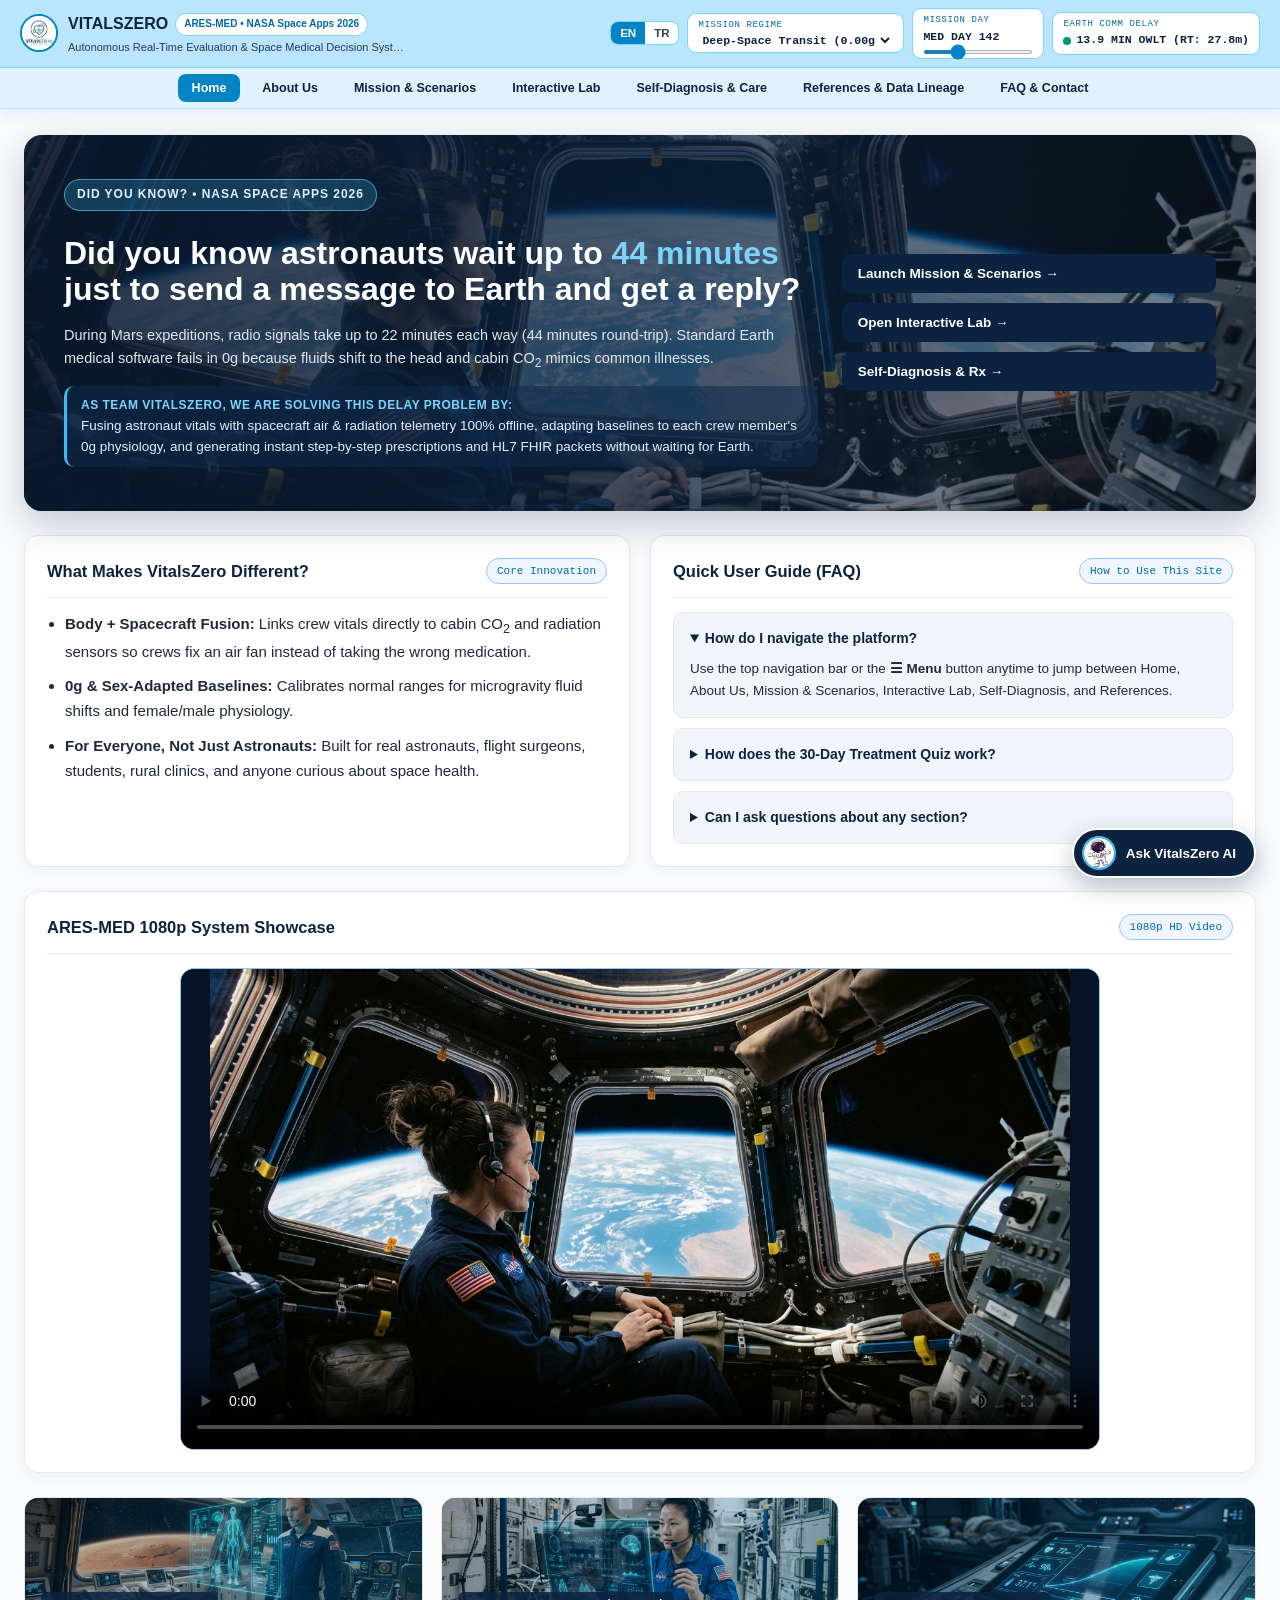
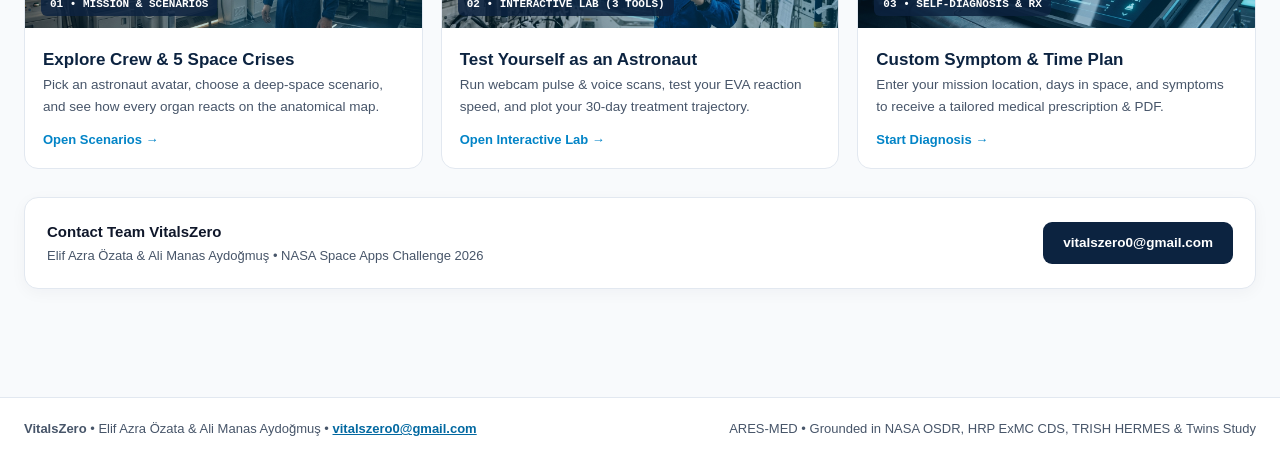
<file: index.html>
<!DOCTYPE html>
<html lang="en">

<head>
  <meta charset="UTF-8" />
  <meta http-equiv="Content-Type" content="text/html; charset=utf-8" />
  <meta name="viewport" content="width=device-width, initial-scale=1.0" />
  <title>VitalsZero | ARES-MED Autonomous Space Health Platform</title>
  <link rel="manifest" href="manifest.json" />
  <link rel="stylesheet" href="styles.css" />
</head>

<body>

  <!-- 2-TONE STICKY HEADER: 1-ROW TELEMETRY + CENTERED LIGHTER NAV BAR BELOW -->
  <div class="sticky-site-header">
    <header class="mission-header">
      <div class="header-left">
        <div class="brand-block" id="brandHomeBtn" title="Return to VitalsZero Home">
          <img src="vitalszero_logo.jpg" alt="VitalsZero Logo" class="brand-logo-img" />
          <div class="brand-title">
            <h1>
              VITALSZERO
              <span class="badge-team">ARES-MED &bull; NASA Space Apps 2026</span>
            </h1>
            <div class="brand-subtitle" data-i18n="header_sub">
              Autonomous Real-Time Evaluation &amp; Space Medical Decision System
            </div>
          </div>
        </div>
      </div>

      <div class="header-controls-right">
        <div class="lang-switch" role="group" aria-label="Language Toggle">
          <button class="lang-btn active" id="langBtnEN" data-lang="en">EN</button>
          <button class="lang-btn" id="langBtnTR" data-lang="tr">TR</button>
        </div>

        <div class="telemetry-pill">
          <span class="label" data-i18n="lbl_regime">Mission Regime</span>
          <select id="envModeSelect" class="env-preset-select" aria-label="Select Mission Environment Mode">
            <option value="transit_0g">Deep-Space Transit (0.00g)</option>
            <option value="station_leo">Orbital Station LEO (0.00g)</option>
            <option value="lunar_base">Lunar Surface Base (0.16g)</option>
            <option value="mars_surface">Mars Surface Habitat (0.38g)</option>
            <option value="planetary_rover">Pressurized Rover / EVA (0.16–0.38g)</option>
          </select>
        </div>

        <div class="telemetry-pill">
          <span class="label" data-i18n="lbl_day">Mission Day</span>
          <span class="value" id="headerMed">MED DAY 142</span>
          <input type="range" id="headerMedSlider" class="header-day-slider" min="1" max="500" value="142"
            aria-label="Adjust Mission Day" />
        </div>

        <div class="telemetry-pill">
          <span class="label" data-i18n="lbl_delay">Earth Comm Delay</span>
          <span class="value">
            <span class="pulse-dot"></span>
            <span id="headerDelay">13.9 MIN OWLT (RT: 27.8m)</span>
          </span>
        </div>
      </div>
    </header>

    <nav class="sub-nav-bar" aria-label="Primary Page Navigation">
      <button class="top-nav-btn active" data-jump="page-home" data-i18n="nav_home">Home</button>
      <button class="top-nav-btn" data-jump="page-about" data-i18n="nav_about">About Us</button>
      <button class="top-nav-btn" data-jump="page-scenarios" data-i18n="nav_scenarios">Mission &amp;
        Scenarios</button>
      <button class="top-nav-btn" data-jump="page-interactive" data-i18n="nav_interactive">Interactive Lab</button>
      <button class="top-nav-btn" data-jump="page-diagnosis" data-i18n="nav_diagnosis">Self-Diagnosis &amp;
        Care</button>
      <button class="top-nav-btn" data-jump="page-references" data-i18n="nav_refs">References &amp; Data
        Lineage</button>
      <button class="top-nav-btn" data-jump="page-faq" data-i18n="nav_faq">FAQ &amp; Contact</button>
    </nav>
  </div>

  <main class="main-container">

    <!-- ================================================================= -->
    <!-- PAGE 0: HOME (COMBINED HERO + DIFFERENCE/FAQ ABOVE + 3 CARDS BELOW) -->
    <!-- ================================================================= -->
    <section id="page-home" class="page-section active">
      <div class="home-space-hero" style="background-image:url('mission_hero.png'); margin-bottom:24px;">
        <div class="home-space-hero-inner home-hero-split" style="max-width:none;">
          <div class="home-hero-combined-box">
            <span class="did-you-know-pill" data-i18n="dyk_badge" style="width:fit-content;">DID YOU KNOW? &bull; NASA
              SPACE APPS 2026</span>
            <h1 data-i18n="hero_title" style="font-size:32px; margin-bottom:6px;">Did you know astronauts wait up to
              <span>44 minutes</span> just to send a message to Earth and get a reply?</h1>
            <p data-i18n="prob_desc" style="font-size:14.5px; color:#e2e8f0; line-height:1.55; margin:0;">
              During Mars expeditions, radio signals take up to 22 minutes each way (44 minutes round-trip). Standard
              Earth medical software fails in 0g because fluids shift to the head and cabin CO<sub>2</sub> mimics common
              illnesses.
            </p>
            <div class="home-hero-subblock" style="border-left-color:#38bdf8; margin-top:4px;">
              <strong data-i18n="sol_title" style="color:#7dd3fc;">As Team VitalsZero, we are solving this delay problem
                by:</strong>
              <span data-i18n="sol_desc">Fusing astronaut vitals with spacecraft air &amp; radiation telemetry 100%
                offline, adapting baselines to each crew member's 0g physiology, and generating instant step-by-step
                prescriptions and HL7 FHIR packets without waiting for Earth.</span>
            </div>
          </div>

          <div class="home-hero-cta-stack">
            <button class="btn-primary" data-jump="page-scenarios" data-i18n="cta_scenarios">Launch Mission &amp;
              Scenarios &rarr;</button>
            <button class="btn-primary" data-jump="page-interactive" data-i18n="cta_interactive">Open Interactive Lab
              &rarr;</button>
            <button class="btn-primary" data-jump="page-diagnosis" data-i18n="cta_diagnosis">Self-Diagnosis &amp; Rx
              &rarr;</button>
          </div>
        </div>
      </div>

      <!-- WHAT WE SOLVE + USER-GUIDE FAQ (ABOVE THE 3 FEATURE CARDS) -->
      <div class="grid-2" style="margin-bottom:24px;">
        <div class="card">
          <div class="card-header">
            <span class="card-title" data-i18n="home_diff_title">What Makes VitalsZero Different?</span>
            <span class="card-badge" data-i18n="home_diff_badge">Core Innovation</span>
          </div>
          <ul style="padding-left:18px; color:var(--text-body); display:flex; flex-direction:column; gap:10px;">
            <li data-i18n="home_diff_1"><strong>Body + Spacecraft Fusion:</strong> Links crew vitals directly to cabin
              CO<sub>2</sub> and radiation sensors so crews fix an air fan instead of taking the wrong medication.</li>
            <li data-i18n="home_diff_2"><strong>0g &amp; Sex-Adapted Baselines:</strong> Calibrates normal ranges for
              microgravity fluid shifts and female/male physiology.</li>
            <li data-i18n="home_diff_3"><strong>For Everyone, Not Just Astronauts:</strong> Built for real astronauts,
              flight surgeons, students, rural clinics, and anyone curious about space health.</li>
          </ul>
        </div>

        <div class="card">
          <div class="card-header">
            <span class="card-title" data-i18n="home_faq_title">Quick User Guide (FAQ)</span>
            <span class="card-badge" data-i18n="home_faq_badge">How to Use This Site</span>
          </div>
          <div class="faq-list">
            <details class="faq-item" open>
              <summary data-i18n="faq1_q">How do I navigate the platform?</summary>
              <p data-i18n="faq1_a">Use the top navigation bar or the <strong>&#9776; Menu</strong> button anytime to
                jump between Home, About Us, Mission &amp; Scenarios, Interactive Lab, Self-Diagnosis, and References.
              </p>
            </details>
            <details class="faq-item">
              <summary data-i18n="faq2_q">How does the 30-Day Treatment Quiz work?</summary>
              <p data-i18n="faq2_a">Inside <strong>Interactive Lab &rarr; 30-Day Treatment Quiz</strong>, choose any
                space scenario and answer sequential one-choice questions. The graph plots your personal decision curve
                alongside untreated and optimal curves.</p>
            </details>
            <details class="faq-item">
              <summary data-i18n="faq3_q">Can I ask questions about any section?</summary>
              <p data-i18n="faq3_a">Yes! Click the <strong>VitalsZero AI Assistant</strong> button in the bottom-right
                corner anytime for instant explanations in English or Turkish.</p>
            </details>
          </div>
        </div>
      </div>

      <!-- 1080P WALKTHROUGH VIDEO (ABOVE THE 3 FEATURE CARDS) -->
      <div class="card" style="margin-bottom:24px;">
        <div class="card-header">
          <span class="card-title" data-i18n="home_video_title">ARES-MED 1080p System Showcase</span>
          <span class="card-badge">1080p HD Video</span>
        </div>
        <div class="walkthrough-box" style="max-width:920px; margin:0 auto;">
          <video id="homeGuideVideo" src="ares_med_guide.mp4" controls playsinline preload="metadata" poster="mission_hero.png" style="width:100%; max-height:480px; display:block; background:#071326; border-radius:12px;">
            Your browser does not support HTML5 video playback.
          </video>
        </div>
      </div>

      <!-- VISUAL FEATURE CARDS (BELOW VIDEO) -->
      <div class="three-feature-grid">
        <div class="feature-nav-card" data-jump="page-scenarios">
          <div class="feature-card-visual">
            <img src="card_mission.jpg" alt="Mission and Scenarios" />
            <span data-i18n="card1_tag">01 &bull; MISSION &amp; SCENARIOS</span>
          </div>
          <div class="feature-card-body">
            <div>
              <h3 data-i18n="card1_title">Explore Crew &amp; 5 Space Crises</h3>
              <p data-i18n="card1_desc">Pick an astronaut avatar, choose a deep-space scenario, and see how every organ
                reacts on the anatomical map.</p>
            </div>
            <span class="feature-link" data-i18n="card1_link">Open Scenarios &rarr;</span>
          </div>
        </div>

        <div class="feature-nav-card" data-jump="page-interactive">
          <div class="feature-card-visual">
            <img src="card_lab.jpg" alt="Interactive Diagnostics" />
            <span data-i18n="card2_tag">02 &bull; INTERACTIVE LAB (3 TOOLS)</span>
          </div>
          <div class="feature-card-body">
            <div>
              <h3 data-i18n="card2_title">Test Yourself as an Astronaut</h3>
              <p data-i18n="card2_desc">Run webcam pulse &amp; voice scans, test your EVA reaction speed, and plot your
                30-day treatment trajectory.</p>
            </div>
            <span class="feature-link" data-i18n="card2_link">Open Interactive Lab &rarr;</span>
          </div>
        </div>

        <div class="feature-nav-card" data-jump="page-diagnosis">
          <div class="feature-card-visual">
            <img src="card_rx.jpg" alt="Self Diagnosis and Prescription" />
            <span data-i18n="card3_tag">03 &bull; SELF-DIAGNOSIS &amp; RX</span>
          </div>
          <div class="feature-card-body">
            <div>
              <h3 data-i18n="card3_title">Custom Symptom &amp; Time Plan</h3>
              <p data-i18n="card3_desc">Enter your mission location, days in space, and symptoms to receive a tailored
                medical prescription &amp; PDF.</p>
            </div>
            <span class="feature-link" data-i18n="card3_link">Start Diagnosis &rarr;</span>
          </div>
        </div>
      </div>

      <div class="card"
        style="margin-top:20px; display:flex; flex-wrap:wrap; justify-content:space-between; align-items:center; gap:12px;">
        <div>
          <strong style="font-size:15px;" data-i18n="contact_title">Contact Team VitalsZero</strong>
          <p style="font-size:13px; color:var(--text-muted);" data-i18n="contact_sub">Elif Azra &Ouml;zata &amp; Ali
            Manas Aydo&#287;mu&#351; &bull; NASA Space Apps Challenge 2026</p>
        </div>
        <a href="mailto:vitalszero0@gmail.com" class="btn-primary"
          style="text-decoration:none;">vitalszero0@gmail.com</a>
      </div>
    </section>

    <!-- ================================================================= -->
    <!-- PAGE 1: ABOUT US (SPACE BACKDROP + 2-COL SPLIT + 2x2 SWOT SQUARE) -->
    <!-- ================================================================= -->
    <section id="page-about" class="page-section">
      <!-- TOP: SPACE BACKDROP + CIRCULAR LOGO + STORY -->
      <div class="about-hero-backdrop">
        <img src="space_backdrop.png" alt="Earth atmosphere from orbit against deep space" class="backdrop-img" />
        <div class="about-hero-overlay">
          <img src="vitalszero_logo.jpg" alt="VitalsZero Circular Logo" class="about-logo-badge" />
          <span class="hero-eyebrow"
            style="background:rgba(255,255,255,0.16); color:#ffffff; border-color:rgba(255,255,255,0.35);">ABOUT
            VITALSZERO &bull; ARES-MED</span>
          <h2 data-i18n="about_hero_title">Our Story &amp; ARES-MED (Autonomous Real-Time Evaluation &amp; Space Medical
            Decision System)</h2>
          <p data-i18n="about_p1">
            <strong>ARES-MED</strong> (<em>Autonomous Real-Time Evaluation &amp; Space Medical Decision System</em>) was
            founded by <strong>Elif Azra &Ouml;zata</strong> and <strong>Ali Manas Aydo&#287;mu&#351;</strong>, two
            young researchers passionate about biology, human health, space exploration, and technology. Looking toward
            upcoming Artemis lunar habitats and Mars expeditions, we asked: <em>what happens when an astronaut faces a
              medical crisis while radio signals to Earth take up to 44 minutes round-trip?</em>
          </p>
          <p data-i18n="about_p2">
            Our <strong>purpose and mission</strong> is to deliver an earth-independent, offline-capable medical copilot
            for <strong>astronaut crews, Crew Medical Officers, and mission planners</strong>&mdash;and simultaneously
            provide a zero-internet triage tool for remote clinics and disaster zones on Earth.
          </p>
        </div>
      </div>

      <!-- MIDDLE: 2-COLUMN SPLIT (LEFT: UPDATED SCIENCE | RIGHT: 2x2 SWOT SQUARE) -->
      <div class="about-split-panel">
        <div class="about-split-col">
          <h3 data-i18n="about_left_title">The Science Behind ARES-MED</h3>
          <p data-i18n="sci_p1">
            <strong>01. 44-Min Blackout &amp; 0g Calibration:</strong> In zero gravity, ~2 L of fluid shifts headward
            (SANS, ONSD &gt; 5.8 mm). ARES-MED dynamically adapts baselines by Mission Day (1&ndash;500), gravity
            (0g/0.16g/0.38g), and sex.
          </p>
          <p data-i18n="sci_p2">
            <strong>02. Spacecraft Coupling:</strong> Links crew vitals directly to cabin ppCO<sub>2</sub>,
            NASA-STD-3001 radiation limits (600 mSv), and ~1.25%/month bone loss.
          </p>
          <p data-i18n="sci_p3">
            <strong>03. Interactive Checks &amp; Rx PDF:</strong> Combines 4 crew profiles &times; 5 crises, webcam rPPG
            &amp; voice stress, NASA PVT EVA testing, a 30-day quiz, and 1-page Prescription PDF + HL7 FHIR export.
          </p>
          <p style="margin-bottom:0;" data-i18n="sci_adv">
            <strong>Our Advantage:</strong> Built for both astronauts and everyone on Earth—100% offline, grounded in
            NASA OSDR, Twins Study &amp; TRISH HERMES.
          </p>
        </div>

        <div class="about-split-col">
          <div
            style="display:flex; justify-content:space-between; align-items:center; flex-wrap:wrap; gap:8px; margin-bottom:12px;">
            <h3 style="margin:0;" data-i18n="swot_title">ARES-MED Project SWOT Analysis</h3>
            <span class="card-badge">STRATEGIC EVALUATION</span>
          </div>
          <div class="swot-square-grid" style="margin-top:0;">
            <div class="swot-quad swot-s" style="padding:14px;">
              <h4 data-i18n="swot_s_t">S &bull; Strengths</h4>
              <ul>
                <li data-i18n="swot_s_1">100% offline-first edge execution for 44-minute Mars communication blackouts.
                </li>
                <li data-i18n="swot_s_2">Designed for everyone—not only astronauts, but also students, space
                  enthusiasts, and remote clinics.</li>
                <li data-i18n="swot_s_3">Grounded in official NASA OSDR, Twins Study, and NASA-STD-3001 benchmarks.</li>
                <li data-i18n="swot_s_4"><strong>If-Clause Potential:</strong> If paired with live ISS flight hardware,
                  controlled cabin lighting, and clinical certification, it becomes a flight-ready medical copilot.</li>
              </ul>
            </div>
            <div class="swot-quad swot-w" style="padding:14px;">
              <h4 data-i18n="swot_w_t">W &bull; Weaknesses</h4>
              <ul>
                <li data-i18n="swot_w_1">Prototype currently uses simulated telemetry rather than live ISS flight
                  hardware.</li>
                <li data-i18n="swot_w_2">Webcam rPPG pulse accuracy depends on cabin lighting conditions.</li>
                <li data-i18n="swot_w_3">Requires formal clinical certification before replacing flight-certified
                  medical kits.</li>
              </ul>
            </div>
            <div class="swot-quad swot-o" style="padding:14px;">
              <h4 data-i18n="swot_o_t">O &bull; Opportunities</h4>
              <ul>
                <li data-i18n="swot_o_1">Direct dual-use deployment in rural Earth clinics, submarines, and commercial
                  space stations (Artemis Gateway).</li>
                <li data-i18n="swot_o_2">Turning regulatory rigor into trust: early agency partnerships transform strict
                  aerospace rules into a globally certified standard.</li>
                <li data-i18n="swot_o_3">Human-in-the-loop empowerment: transparent HL7 FHIR &amp; TRISH HERMES outputs
                  support Crew Medical Officers without replacing human judgment.</li>
              </ul>
            </div>
            <div class="swot-quad swot-t" style="padding:14px;">
              <h4 data-i18n="swot_t_t">T &bull; Threats</h4>
              <ul>
                <li data-i18n="swot_t_1">Strict aerospace medical regulatory approval timelines.</li>
                <li data-i18n="swot_t_3">Crew over-reliance on automated triage without human medical judgment.</li>
              </ul>
            </div>
          </div>
        </div>
      </div>

      <!-- FULL-WIDTH ABOUT US STORY & SCIENCE VIDEO -->
      <div class="card" style="margin-bottom:20px;">
        <div class="card-header">
          <span class="card-title" data-i18n="video_card_title">ARES-MED Story &amp; Science Behind Us</span>
          <span class="card-badge">1080p HD Video</span>
        </div>
        <div class="walkthrough-box" id="walkthroughBox" style="max-width:860px; margin:0 auto;">
          <video id="aboutGuideVideo" src="ares_med_about.mp4" controls playsinline preload="metadata"
            poster="space_backdrop.png"
            style="width:100%; max-height:480px; display:block; background:#071326; border-radius:12px;">
            Your browser does not support HTML5 video playback.
          </video>
          <div class="walkthrough-controls" style="justify-content:space-between; gap:10px; flex-wrap:wrap;">
            <span style="font-size:12px; color:#cbd5e1;" data-i18n="about_video_caption">VitalsZero | ARES-MED &mdash; 0g Physiology, Cabin Sensor Fusion &amp; Dual-Use Impact</span>
            <a href="ares_med_about.mp4" download="ARES_MED_About_1080p.mp4" class="wt-btn secondary"
              style="text-decoration:none;">&#11015; MP4 (1080p)</a>
          </div>
        </div>
      </div>

      <div class="card"
        style="display:flex; justify-content:space-between; align-items:center; flex-wrap:wrap; gap:10px;">
        <span><strong>Founders:</strong> Elif Azra &Ouml;zata &amp; Ali Manas Aydo&#287;mu&#351; &bull;
          <strong>Contact:</strong> <a href="mailto:vitalszero0@gmail.com"
            style="color:var(--blue-primary); font-weight:600;">vitalszero0@gmail.com</a></span>
        <button class="btn-primary" data-jump="page-scenarios" data-i18n="cta_scenarios">Launch Mission &amp; Scenarios
          &rarr;</button>
      </div>
    </section>

    <!-- ================================================================= -->
    <!-- PAGE 2: MISSION & SCENARIOS (3-STEP WIZARD: AVATAR -> SCEN -> FX) -->
    <!-- ================================================================= -->
    <section id="page-scenarios" class="page-section">
      <div class="mission-banner">
        <div
          style="display:flex; justify-content:space-between; align-items:center; flex-wrap:wrap; gap:10px; margin-bottom:8px;">
          <h2 style="font-size:21px;" data-i18n="scen_banner_title">Mission Briefing: Operation Ares-IV (Mars Transit)
          </h2>
          <div style="display:flex; gap:8px;">
            <button class="btn-secondary" id="guidedDemoBtn">&#9654; Auto-Play Tour</button>
            <button class="btn-secondary" id="resetNominalBtn">&#8634; Reset</button>
          </div>
        </div>
        <p style="font-size:14px; margin-bottom:10px;" data-i18n="scen_banner_desc">
          Our four-person crew is 142 days into a deep-space transit toward Mars. Follow the 3 steps below: first choose
          your astronaut avatar, then pick a space crisis, and finally inspect the live body effects &amp; action plan.
        </p>
        <div style="font-family:var(--font-mono); font-size:11.5px; color:var(--blue-primary);" id="envEmphasisText">
          Focus: Fluid shift (SANS), radiation storm readiness, closed-loop CO2.
        </div>
      </div>

      <!-- WIZARD PROGRESS PILLS -->
      <div class="wizard-progress">
        <span class="wiz-pill active" id="wizPill1" data-i18n="wiz_s1">Step 1: Choose Character</span>
        <span class="wiz-pill" id="wizPill2" data-i18n="wiz_s2">Step 2: Pick Scenario</span>
        <span class="wiz-pill" id="wizPill3" data-i18n="wiz_s3">Step 3: The Effects &amp; Plan</span>
      </div>

      <!-- STEP 1: CHOOSE YOUR CHARACTER (4 ASTRONAUT AVATARS) -->
      <div id="scenStep1" class="wizard-step active">
        <div class="card">
          <div class="card-header">
            <span class="card-title" data-i18n="step1_crew">Step 1: Choose Your Astronaut Character</span>
            <span class="card-badge" data-i18n="step1_crew_sub">Select 1 of 4 Crew Avatars to Continue</span>
          </div>
          <div class="crew-avatar-grid" id="crewList"></div>
        </div>
      </div>

      <!-- STEP 2: SCENARIO PICKING (5 VERTICAL COLUMNS WITH SPACE VISUALS) -->
      <div id="scenStep2" class="wizard-step">
        <div class="card">
          <div class="card-header">
            <span class="card-title" data-i18n="step2_scen">Step 2: Scenario Picking (Click a Column)</span>
            <button class="btn-secondary" id="backToStep1Btn" style="padding:5px 12px; font-size:12px;"
              data-i18n="btn_back_char">&larr; Change Character</button>
          </div>

          <div class="scenario-columns-grid">
            <button class="scen-col-card active" data-scenario="nominal">
              <div class="scen-col-visual" style="position:relative; overflow:hidden;">
                <img src="mission_hero.png" alt="Nominal Mars Transit"
                  style="width:100%; height:100%; object-fit:cover;" />
                <span
                  style="position:absolute; top:8px; left:8px; background:rgba(12,35,64,0.82); color:#7dd3fc; font-size:10px; font-weight:800; padding:2px 7px; border-radius:4px;">01
                  &bull; 0.00g</span>
              </div>
              <div class="scen-col-body">
                <h4 data-i18n="sc1_t">Nominal Mars Transit</h4>
                <p data-i18n="sc1_d">Cruising quietly at 0.00g, the crew settles into microgravity adaptation. Heart
                  rate stabilizes slightly lower, fluids shift gently upward, and daily ARED workouts keep bone and
                  muscle loss under control.</p>
                <div class="scen-col-detail" data-i18n="sc1_det">Vitals: Nominal &bull; Cabin CO2: 1.9 mmHg &bull;
                  Focus: Baseline 0g calibration</div>
              </div>
            </button>

            <button class="scen-col-card" data-scenario="co2_fault">
              <div class="scen-col-visual" style="position:relative; overflow:hidden;">
                <img src="inter_camera_real.png" alt="CO2 Scrubber Fault"
                  style="width:100%; height:100%; object-fit:cover; filter:sepia(0.35) saturate(1.4);" />
                <span
                  style="position:absolute; top:8px; left:8px; background:rgba(120,53,15,0.88); color:#fde68a; font-size:10px; font-weight:800; padding:2px 7px; border-radius:4px;">02
                  &bull; AIR SYSTEM</span>
              </div>
              <div class="scen-col-body">
                <h4 data-i18n="sc2_t">CO2 Scrubber Fault</h4>
                <p data-i18n="sc2_d">A clogged amine bed traps exhaled CO2 inside the sleeping module (4.9 mmHg).
                  Without ventilation, cerebral blood vessels dilate—causing morning headaches, sluggish PVT reflexes,
                  and shallow breathing.</p>
                <div class="scen-col-detail" data-i18n="sc2_det">Hazard: Hypercapnia &bull; Fix: Portable scrubber fan +
                  O2 check</div>
              </div>
            </button>

            <button class="scen-col-card" data-scenario="solar_storm">
              <div class="scen-col-visual" style="position:relative; overflow:hidden;">
                <img src="inter_eva_real.png" alt="Solar Particle Storm"
                  style="width:100%; height:100%; object-fit:cover; filter:hue-rotate(-28deg) saturate(1.5);" />
                <span
                  style="position:absolute; top:8px; left:8px; background:rgba(127,29,29,0.88); color:#fecaca; font-size:10px; font-weight:800; padding:2px 7px; border-radius:4px;">03
                  &bull; RADIATION</span>
              </div>
              <div class="scen-col-body">
                <h4 data-i18n="sc3_t">Solar Particle Storm</h4>
                <p data-i18n="sc3_d">An X-class solar flare floods deep space with high-energy protons (14.8 mSv/day).
                  The crew must retreat behind water-wall shielding immediately to protect bone marrow, DNA, and ocular
                  retinas.</p>
                <div class="scen-col-detail" data-i18n="sc3_det">Hazard: Acute Dose Spike &bull; Fix: Storm shelter +
                  dosimeter log</div>
              </div>
            </button>

            <button class="scen-col-card" data-scenario="sans_decond">
              <div class="scen-col-visual" style="position:relative; overflow:hidden;">
                <img src="inter_quiz_real.png" alt="Eye and Bone Shift"
                  style="width:100%; height:100%; object-fit:cover;" />
                <span
                  style="position:absolute; top:8px; left:8px; background:rgba(12,35,64,0.85); color:#7dd3fc; font-size:10px; font-weight:800; padding:2px 7px; border-radius:4px;">04
                  &bull; SANS / BONE</span>
              </div>
              <div class="scen-col-body">
                <h4 data-i18n="sc4_t">Eye &amp; Bone Shift</h4>
                <p data-i18n="sc4_d">By Day 215 of weightlessness, persistent cephalad fluid pressure flattens the back
                  of the eye (SANS) while unloaded femurs shed calcium. Ultrasound ONSD checks and lower-body negative
                  pressure are critical.</p>
                <div class="scen-col-detail" data-i18n="sc4_det">Hazard: Optic Edema &amp; BMD Loss &bull; Fix: Chibis
                  LBNP + ARED</div>
              </div>
            </button>

            <button class="scen-col-card" data-scenario="isolation_fatigue">
              <div class="scen-col-visual" style="position:relative; overflow:hidden;">
                <img src="space_backdrop.png" alt="Sleep and Fatigue"
                  style="width:100%; height:100%; object-fit:cover;" />
                <span
                  style="position:absolute; top:8px; left:8px; background:rgba(49,46,129,0.88); color:#ddd6fe; font-size:10px; font-weight:800; padding:2px 7px; border-radius:4px;">05
                  &bull; SLEEP DEBT</span>
              </div>
              <div class="scen-col-body">
                <h4 data-i18n="sc5_t">Sleep &amp; Fatigue</h4>
                <p data-i18n="sc5_d">Sixteen orbital sunrises a day and constant fan hum leave the crew with a 4.8-hour
                  sleep debt. Cortisol rises, HRV drops, and reaction times slow—making EVA mistakes far more likely.
                </p>
                <div class="scen-col-detail" data-i18n="sc5_det">Hazard: Circadian Drift &bull; Fix: Blue-light shift +
                  PVT hold</div>
              </div>
            </button>
          </div>
        </div>
      </div>

      <!-- STEP 3: THE EFFECTS (BODY MAP + VITALS + CLEAR ACTION PLAN) -->
      <div id="scenStep3" class="wizard-step">
        <div class="card"
          style="margin-bottom:16px; padding:12px 18px; display:flex; justify-content:space-between; align-items:center; flex-wrap:wrap; gap:10px;">
          <div>
            <strong id="scenarioStoryTitle" style="color:var(--blue-primary); display:block;">Scenario 01: Nominal Mars
              Transit</strong>
            <p id="scenarioStoryText" style="font-size:13px; color:var(--text-body); margin:0;">
              Even when spacecraft systems are completely healthy, zero gravity quietly shifts ~2 liters of blood toward
              the upper body.
            </p>
          </div>
          <div style="display:flex; gap:8px;">
            <button class="btn-secondary" id="backToStep2Btn" style="padding:6px 12px; font-size:12px;"
              data-i18n="btn_back_scen">&larr; Change Scenario</button>
            <button class="btn-secondary" id="backToStep1From3Btn" style="padding:6px 12px; font-size:12px;"
              data-i18n="btn_back_char">&larr; Change Character</button>
          </div>
        </div>

        <!-- WIDE SPACIOUS HUMAN BODY MAP WITH LATERAL CALLOUTS -->
        <div class="card" style="margin-bottom:22px;">
          <div class="card-header">
            <span class="card-title" data-i18n="step3_body">Step 3: The Effects on the Human Body</span>
            <div style="display:flex; gap:6px; align-items:center; flex-wrap:wrap;">
              <button class="gender-btn active" id="genderBtnF" data-sex="F">&#9792; Female</button>
              <button class="gender-btn" id="genderBtnM" data-sex="M">&#9794; Male</button>
            </div>
          </div>

          <div class="body-callout-stage">
            <div class="callout-column">
              <div class="callout-box status-nominal" id="calloutBrain">
                <div class="callout-box-head">
                  <strong>&larr; Brain &amp; Eyes (Neuro-Ocular)</strong>
                  <span class="callout-risk-tag status-nominal" id="tagBrain">26% Strain</span>
                </div>
                <p id="descBrain">Fluid shifts upward in 0g, gently increasing pressure behind the eyes. Currently
                  within safe limits.</p>
              </div>

              <div class="callout-box status-nominal" id="calloutMarrow">
                <div class="callout-box-head">
                  <strong>&larr; Immune System &amp; Marrow</strong>
                  <span class="callout-risk-tag status-nominal" id="tagMarrow">16% Strain</span>
                </div>
                <p id="descMarrow">Bone marrow produces white blood cells. Shielding keeps space radiation stress low
                  right now.</p>
              </div>
            </div>

            <div class="hologram-center-box">
              <div class="hologram-stage">
                <img src="body_medical.png" id="hologramImg" alt="Wide Anatomical Medical Body Model"
                  class="hologram-img female-morph" />
                <svg class="hologram-overlay-svg" viewBox="0 0 370 470" fill="none" xmlns="http://www.w3.org/2000/svg">
                  <line x1="162" y1="54" x2="8" y2="54" stroke="#0284c7" stroke-width="1.6" stroke-dasharray="4 3" />
                  <line x1="145" y1="220" x2="8" y2="220" stroke="#0284c7" stroke-width="1.6" stroke-dasharray="4 3" />
                  <line x1="212" y1="142" x2="362" y2="142" stroke="#0284c7" stroke-width="1.6"
                    stroke-dasharray="4 3" />
                  <line x1="215" y1="305" x2="362" y2="305" stroke="#0284c7" stroke-width="1.6"
                    stroke-dasharray="4 3" />

                  <g id="organ-brain" class="organ-hotspot" data-organ="brain">
                    <ellipse class="organ-shape" cx="185" cy="54" rx="28" ry="22" fill="#059669" fill-opacity="0.28"
                      stroke="#059669" stroke-width="1.5" />
                    <circle class="organ-core" cx="185" cy="54" r="7" fill="#059669" />
                  </g>
                  <g id="organ-lungs" class="organ-hotspot" data-organ="lungs">
                    <ellipse class="organ-shape" cx="158" cy="138" rx="22" ry="30" fill="#059669" fill-opacity="0.24"
                      stroke="#059669" stroke-width="1.5" />
                    <ellipse class="organ-shape" cx="212" cy="138" rx="22" ry="30" fill="#059669" fill-opacity="0.24"
                      stroke="#059669" stroke-width="1.5" />
                    <circle class="organ-core" cx="158" cy="138" r="6" fill="#059669" />
                    <circle class="organ-core" cx="212" cy="138" r="6" fill="#059669" />
                  </g>
                  <g id="organ-heart" class="organ-hotspot" data-organ="heart">
                    <circle class="organ-shape" cx="192" cy="148" r="18" fill="#059669" fill-opacity="0.32"
                      stroke="#059669" stroke-width="1.5" />
                    <circle class="organ-core" cx="192" cy="148" r="7" fill="#059669" />
                  </g>
                  <g id="organ-marrow" class="organ-hotspot" data-organ="marrow">
                    <ellipse class="organ-shape" cx="185" cy="220" rx="40" ry="18" fill="#059669" fill-opacity="0.25"
                      stroke="#059669" stroke-width="1.5" />
                    <circle class="organ-core" cx="185" cy="220" r="7" fill="#059669" />
                  </g>
                  <g id="organ-bone" class="organ-hotspot" data-organ="bone">
                    <rect class="organ-shape" x="144" y="265" width="22" height="82" rx="10" fill="#059669"
                      fill-opacity="0.24" stroke="#059669" stroke-width="1.5" />
                    <rect class="organ-shape" x="204" y="265" width="22" height="82" rx="10" fill="#059669"
                      fill-opacity="0.24" stroke="#059669" stroke-width="1.5" />
                    <circle class="organ-core" cx="155" cy="306" r="6.5" fill="#059669" />
                    <circle class="organ-core" cx="215" cy="306" r="6.5" fill="#059669" />
                  </g>
                </svg>
              </div>
              <div style="font-family:var(--font-mono); font-size:11px; color:var(--text-muted);" id="hologramSexBadge">
                &#9792; FEMALE 0g MODEL</div>
            </div>

            <div class="callout-column">
              <div class="callout-box status-nominal" id="calloutCardio">
                <div class="callout-box-head">
                  <strong>Heart &amp; Lungs &rarr;</strong>
                  <span class="callout-risk-tag status-nominal" id="tagCardio">20% Strain</span>
                </div>
                <p id="descCardio">Heart pumps slightly less blood volume in 0g, while lungs exchange oxygen and cabin
                  CO2 normally.</p>
              </div>

              <div class="callout-box status-nominal" id="calloutBone">
                <div class="callout-box-head">
                  <strong>Spine &amp; Leg Bones &rarr;</strong>
                  <span class="callout-risk-tag status-nominal" id="tagBone">34% Strain</span>
                </div>
                <p id="descBone">Without gravity pushing down on legs, bones slowly lose calcium unless protected by
                  daily ARED resistance exercise.</p>
              </div>
            </div>
          </div>
        </div>

        <!-- VITALS & PLAIN-LANGUAGE ACTION PLAN -->
        <div class="grid-2">
          <div class="card">
            <div class="card-header">
              <span class="card-title" id="selectedCrewHeader">Astronaut Live Vitals</span>
              <button class="btn-secondary" id="baselineToggleBtn" style="padding:4px 10px; font-size:11px;">0g Space
                Baseline: ON</button>
            </div>
            <p id="rollingTrendBanner" style="font-size:12.5px; color:var(--text-muted); margin-bottom:12px;">
              Resting HR stable &bull; Sleep averaging 7.5h/night.
            </p>
            <div class="vitals-grid">
              <div class="vital-box" id="boxHR">
                <div class="vital-name" id="labelHR">[OK] Heart Rate</div>
                <div class="vital-reading" id="vitalHR">58 <span class="vital-unit">bpm</span></div>
                <div class="vital-baseline" id="vitalHRBase">0g Base: 58 bpm</div>
              </div>
              <div class="vital-box" id="boxHRV">
                <div class="vital-name" id="labelHRV">[OK] Stress / HRV</div>
                <div class="vital-reading" id="vitalHRV">61 <span class="vital-unit">ms</span></div>
                <div class="vital-baseline" id="vitalHRVBase">Recovery balance</div>
              </div>
              <div class="vital-box" id="boxSpO2">
                <div class="vital-name" id="labelSpO2">[OK] Oxygen &amp; BP</div>
                <div class="vital-reading" id="vitalSpO2">97.3 <span class="vital-unit">%</span></div>
                <div class="vital-baseline" id="vitalSpO2Base">BP: 111/74 mmHg</div>
              </div>
              <div class="vital-box" id="boxSANS">
                <div class="vital-name" id="labelSANS">[OK] Eye Nerve</div>
                <div class="vital-reading" id="vitalSANS">5.49 <span class="vital-unit">mm</span></div>
                <div class="vital-baseline" id="vitalSANSBase">Safe &lt; 5.6 mm</div>
              </div>
              <div class="vital-box" id="boxRR">
                <div class="vital-name" id="labelRR">[OK] Breathing</div>
                <div class="vital-reading" id="vitalRR">14 <span class="vital-unit">br/m</span></div>
                <div class="vital-baseline" id="vitalRRBase">Glucose: 88 mg/dL</div>
              </div>
              <div class="vital-box" id="boxTemp">
                <div class="vital-name" id="labelTemp">[OK] Body Temp</div>
                <div class="vital-reading" id="vitalTemp">36.9 <span class="vital-unit">&deg;C</span></div>
                <div class="vital-baseline" id="vitalTempBase">0g Shift (+0.3&deg;C)</div>
              </div>
            </div>
            <canvas id="ecgCanvas" width="760" height="60"
              style="width:100%; margin-top:12px; background:#0c2340; border-radius:8px;"></canvas>
          </div>

          <div class="card">
            <div class="card-header">
              <span class="card-title" data-i18n="step4_action">Clear Action Plan (What Should the Crew Do?)</span>
              <span class="card-badge" id="triageLevelBadge">LEVEL 1: ROUTINE CARE</span>
            </div>

            <div class="escalation-ladder">
              <div class="esc-step active-level-1" id="escStep1"><strong>Level 1: Self-Care</strong>
                <div>Astronaut handles it</div>
              </div>
              <div class="esc-step" id="escStep2"><strong>Level 2: Crew Doctor</strong>
                <div>Onboard medical check</div>
              </div>
              <div class="esc-step" id="escStep3"><strong>Level 3: Urgent Alert</strong>
                <div id="escStep3Sub">Send to Earth (27.8m)</div>
              </div>
            </div>

            <div class="triage-alert-banner" id="triageBanner">
              <div class="triage-headline" id="triageHeadline">All Vitals Normal for Spaceflight</div>
              <div class="triage-rationale" id="triageRationale">No action needed beyond daily exercise and sleep
                schedule.</div>
            </div>

            <div class="protocol-list" id="protocolList" style="margin-bottom:12px;"></div>

            <div style="display:flex; gap:8px; align-items:center; flex-wrap:wrap;">
              <button class="btn-primary" id="speakBriefingBtn" style="padding:7px 14px; font-size:12.5px;">&#128266;
                Listen to Voice Briefing</button>
              <button class="btn-secondary" id="stopBriefingBtn"
                style="padding:7px 12px; font-size:12.5px;">Stop</button>
              <span id="voiceTranscriptBox" style="font-size:12px; color:var(--text-muted); flex:1;">Click to hear a
                plain-English summary.</span>
            </div>
          </div>
        </div>
      </div>
    </section>

    <!-- ================================================================= -->
    <!-- PAGE 3: INTERACTIVE LAB (3 TOOLS, NONE AUTO-OPENED ON ENTRY)      -->
    <!-- ================================================================= -->
    <section id="page-interactive" class="page-section">
      <div class="mission-banner" style="text-align:center;">
        <h2 style="font-size:24px; margin-bottom:6px;" data-i18n="inter_hero_t">Want to be one of the astronauts on this
          mission?</h2>
        <p style="color:var(--blue-primary); font-size:15px; font-weight:600; margin-bottom:8px;"
          data-i18n="inter_hero_s">
          These 3 interactive tools are designed for both real astronauts and anyone curious about space!
        </p>
        <p style="font-size:13.5px; color:var(--text-body); max-width:780px; margin:0 auto;"
          data-i18n="inter_hero_desc">
          Select any of the 3 tools below to test your pulse via webcam, challenge your spacewalk reaction speed, or
          simulate 30-day medical decisions.
        </p>
      </div>

      <!-- NASA MISSION ROUTINE & GAMIFICATION BAR -->
      <div class="card"
        style="margin-bottom:18px; padding:12px 18px; display:flex; flex-wrap:wrap; align-items:center; justify-content:space-between; gap:10px; background:var(--bg-blue-tint);">
        <div style="font-size:13px; color:var(--blue-navy);">
          <strong data-i18n="routine_lbl">Mission Routine Prompt:</strong>
          <span data-i18n="routine_msg">Complete your daily pulse scan, reflex check, and 30-day simulation to maintain
            crew readiness.</span>
        </div>
        <div style="display:flex; gap:8px; flex-wrap:wrap;">
          <span class="card-badge" id="streakCounterPill">&#9733; 14-Day Streak (700 Mission Pts)</span>
          <span class="card-badge" data-i18n="badge_bone">&#128737; Bone Guardian</span>
        </div>
      </div>

      <!-- 3 TOOL SELECTOR CARDS -> LEFT SIDEBAR / RIGHT WORKSPACE WHEN ACTIVE -->
      <div class="interactive-workspace" id="interactiveWorkspace">
        <div class="interactive-3-grid">
          <button class="inter-mode-card" data-inter="inter-camera">
            <div>
              <span class="card-badge">TOOL 01</span>
              <h3 data-i18n="sub_camera_t">Camera &amp; Voice Analysis</h3>
              <p data-i18n="sub_camera_d">Contactless optical pulse (rPPG), vocal stress tremor, breathing rate, and
                fatigue scan.</p>
            </div>
            <div class="inter-visual-footer" style="height:135px;">
              <img src="inter_camera_real.png" alt="Astronaut Optical Vital-Signs Scanner"
                style="width:100%; height:100%; object-fit:cover;" />
            </div>
            <span class="feature-link" style="margin-top:10px; font-size:12px;" data-i18n="open_tool">Open Tool
              &rarr;</span>
          </button>

          <button class="inter-mode-card" data-inter="inter-attention">
            <div>
              <span class="card-badge">TOOL 02</span>
              <h3 data-i18n="sub_attn_t">Astronaut Attention Test</h3>
              <p data-i18n="sub_attn_d">Scientific Psychomotor Vigilance Test (PVT) putting you in the spacesuit during
                an EVA.</p>
            </div>
            <div class="inter-visual-footer" style="height:135px;">
              <img src="inter_eva_real.png" alt="EVA Spacewalk Attention Test"
                style="width:100%; height:100%; object-fit:cover;" />
            </div>
            <span class="feature-link" style="margin-top:10px; font-size:12px;" data-i18n="open_tool">Open Tool
              &rarr;</span>
          </button>

          <button class="inter-mode-card" data-inter="inter-quiz">
            <div>
              <span class="card-badge">TOOL 03</span>
              <h3 data-i18n="sub_quiz_t">30-Day Treatment Quiz</h3>
              <p data-i18n="sub_quiz_d">Pick a space crisis, answer 6 step-by-step medical choices, and reveal your
                30-day graph.</p>
            </div>
            <div class="inter-visual-footer" style="height:135px;">
              <img src="inter_quiz_real.png" alt="30-Day Space Medical Console"
                style="width:100%; height:100%; object-fit:cover;" />
            </div>
            <span class="feature-link" style="margin-top:10px; font-size:12px;" data-i18n="open_tool">Open Tool
              &rarr;</span>
          </button>
        </div>

        <div class="inter-panels-stage">
          <div class="inter-back-bar">
            <button class="btn-secondary" id="interBackHubBtn" style="padding:6px 12px; font-size:12px;"
              data-i18n="inter_back_all">&larr; All 3 Tools</button>
            <span style="font-family:var(--font-mono); font-size:11px; color:var(--text-muted);"
              data-i18n="inter_switch_hint">Switch tools anytime on the left</span>
          </div>

          <!-- SUBPANEL 1: CAMERA & VOICE ANALYSIS -->
          <div id="inter-camera" class="inter-subpanel">
            <div class="inter-summary-strip" data-i18n="sum_camera">
              <strong>Summary &amp; Purpose:</strong> This tool uses your webcam and microphone to measure your heart
              rate, breathing, and voice stress without wearing any sensors&mdash;helping astronauts monitor health
              hands-free.
            </div>
            <div class="card">
              <div class="card-header">
                <span class="card-title" data-i18n="cam_title">1. Detailed Contactless Camera &amp; Voice Stress
                  Analysis</span>
                <span class="card-badge">WebRTC rPPG + WebAudio</span>
              </div>
              <div class="grid-2" style="align-items:center;">
                <div class="webcam-preview-row">
                  <div class="video-frame">
                    <video id="webcamVideo" autoplay muted playsinline style="display:none;"></video>
                    <div class="video-placeholder" id="videoPlaceholder" style="font-size:12px; color:#ffffff;">CAMERA
                      OFF</div>
                  </div>
                  <div>
                    <button class="btn-primary" id="hwScanBtn" style="width:100%; margin-bottom:10px;"
                      data-i18n="btn_scan">
                      Start Camera &amp; Voice Scan
                    </button>
                    <p style="font-size:13px; color:var(--text-body);" data-i18n="cam_how">
                      <strong>How it works:</strong> Your camera detects tiny light changes in facial blood flow (rPPG)
                      while your mic measures vocal cord micro-tremor (F0 jitter) to estimate stress and fatigue.
                    </p>
                  </div>
                </div>

                <div class="vitals-grid" style="grid-template-columns:repeat(2,1fr);">
                  <div class="vital-box">
                    <div class="vital-name" data-i18n="lbl_scan_stat">Scanner Status</div>
                    <div class="vital-reading" style="font-size:16px;" id="hwStatusText">STANDBY</div>
                    <div class="vital-baseline">Ready to calibrate</div>
                  </div>
                  <div class="vital-box">
                    <div class="vital-name" data-i18n="lbl_pulse">Optical Pulse (rPPG)</div>
                    <div class="vital-reading" id="hwRppgVal">-- bpm</div>
                    <div class="vital-baseline">Normal 0g: 55–80 bpm</div>
                  </div>
                  <div class="vital-box">
                    <div class="vital-name" data-i18n="lbl_voice">Vocal Stress Tremor</div>
                    <div class="vital-reading" style="font-size:18px;" id="hwVoiceVal">0.42% F0</div>
                    <div class="vital-baseline">&lt; 0.8% = calm voice</div>
                  </div>
                  <div class="vital-box">
                    <div class="vital-name" data-i18n="lbl_resp">Estimated Resp / Fatigue</div>
                    <div class="vital-reading" style="font-size:18px;" id="hwRespVal">14 br/m</div>
                    <div class="vital-baseline" id="hwFatigueText">Facial alertness: Optimal</div>
                  </div>
                </div>
              </div>
            </div>
          </div>

          <!-- SUBPANEL 2: ASTRONAUT ATTENTION TEST (PVT) -->
          <div id="inter-attention" class="inter-subpanel">
            <div class="inter-summary-strip" data-i18n="sum_attention">
              <strong>Summary &amp; Purpose:</strong> Modeled on NASA's Psychomotor Vigilance Task (PVT), this test
              measures your reaction speed in milliseconds to detect sleep debt or cabin CO<sub>2</sub> buildup before
              risky spacewalks.
            </div>
            <div class="card">
              <div class="card-header">
                <span class="card-title" data-i18n="attn_title">2. Scientific Astronaut Attention Test (NASA PVT
                  Simulation)</span>
                <span class="card-badge" id="pvtLatencyBadge">Last Score: 268 ms</span>
              </div>
              <p style="font-size:14px; color:var(--text-body); margin-bottom:14px;" data-i18n="attn_role">
                <strong>Mission Roleplay:</strong> You are piloting the Mars lander and monitoring an exterior spacewalk
                (EVA). Tap the panel the instant the hazard signal turns green!
              </p>
              <div class="grid-2" style="align-items:center;">
                <div>
                  <div class="pvt-target" id="pvtTarget" data-i18n="pvt_start">CLICK HERE TO START EVA REACTION TEST
                  </div>
                  <div style="margin-top:12px;">
                    <span style="font-size:12px; color:var(--text-muted); display:block; margin-bottom:6px;"
                      data-i18n="lbl_mood">Pre-Test Crew Energy State:</span>
                    <div style="display:flex; gap:6px; flex-wrap:wrap;">
                      <button class="gender-btn mood-btn" data-mood="1">1: Exhausted</button>
                      <button class="gender-btn mood-btn" data-mood="2">2: Stressed</button>
                      <button class="gender-btn mood-btn" data-mood="3">3: Steady</button>
                      <button class="gender-btn mood-btn active" data-mood="4">4: Focused</button>
                    </div>
                  </div>
                </div>

                <div class="differential-output" id="pvtFeedbackBox">
                  <strong style="color:var(--blue-primary); display:block; margin-bottom:6px;">Astronaut Evaluation:
                    Steady Baseline (268 ms)</strong>
                  <p>
                    &bull; <strong>&lt; 260 ms:</strong> Elite EVA / Docking Ready.<br>
                    &bull; <strong>260–330 ms:</strong> Normal Ship Duty.<br>
                    &bull; <strong>&gt; 330 ms:</strong> Cognitive Fatigue &mdash; check cabin CO<sub>2</sub> or rest!
                  </p>
                </div>
              </div>
            </div>
          </div>

          <!-- SUBPANEL 3: 30-DAY QUIZ (CENTERED WHITE BOX OVER SPACE BACKDROP -> GRAPH RESULT) -->
          <div id="inter-quiz" class="inter-subpanel">
            <div class="inter-summary-strip" data-i18n="sum_quiz">
              <strong>Summary &amp; Purpose:</strong> Choose a space crisis and answer 6 sequential medical questions
              inside the mission console. Your choices reveal a 30-day Purple trajectory compared against Red (no
              treatment) and Green (optimal NASA care).
            </div>
            <div class="space-stage-bg" style="background-image:url('space_backdrop.png');">
              <div class="white-stage-card" id="quizStageCard">
                <div style="margin-bottom:16px;">
                  <div class="card-header" style="margin-bottom:10px;">
                    <span class="card-title" data-i18n="quiz_scen_t">Step 1: Choose Scenario for Your 30-Day
                      Simulation</span>
                    <span class="card-badge" id="quizStepBadge">Question 1 of 6</span>
                  </div>
                  <div class="scenario-cards-grid" style="margin-bottom:0;">
                    <button class="btn-scenario active" data-scenario="nominal">
                      <div class="scen-card-top"><span>01</span><span>0.00g</span></div>
                      <div class="scen-card-name">Nominal Transit</div>
                    </button>
                    <button class="btn-scenario" data-scenario="co2_fault">
                      <div class="scen-card-top"><span>02</span><span>AIR</span></div>
                      <div class="scen-card-name">CO2 Fault</div>
                    </button>
                    <button class="btn-scenario" data-scenario="solar_storm">
                      <div class="scen-card-top"><span>03</span><span>RAD</span></div>
                      <div class="scen-card-name">Solar Storm</div>
                    </button>
                    <button class="btn-scenario" data-scenario="sans_decond">
                      <div class="scen-card-top"><span>04</span><span>SANS</span></div>
                      <div class="scen-card-name">Eye &amp; Bone</div>
                    </button>
                    <button class="btn-scenario" data-scenario="isolation_fatigue">
                      <div class="scen-card-top"><span>05</span><span>SLEEP</span></div>
                      <div class="scen-card-name">Sleep Fatigue</div>
                    </button>
                  </div>
                </div>

                <!-- QUESTION STAGE (HIDDEN WHEN QUIZ FINISHES) -->
                <div id="quizQuestionStage">
                  <div id="quizContainer"></div>
                </div>

                <!-- RESULT GRAPH STAGE (REVEALED AFTER ALL 6 QUESTIONS ARE ANSWERED) -->
                <div id="quizResultStage" style="display:none;">
                  <div class="card-header">
                    <span class="card-title" data-i18n="quiz_graph_t">30-Day Health Trajectory Result</span>
                    <span class="card-badge">3-Curve Comparison</span>
                  </div>
                  <canvas id="forecastCanvas" width="740" height="210"
                    style="width:100%; background:#0c2340; border-radius:10px; margin-bottom:12px;"></canvas>
                  <div
                    style="font-size:13px; color:var(--text-body); display:flex; flex-direction:column; gap:5px; margin-bottom:14px;">
                    <div><strong style="color:#dc2626;">&#9632; Red Line:</strong> <span data-i18n="leg_red">No
                        treatment / ignored symptoms over 30 days.</span></div>
                    <div><strong style="color:#059669;">&#9632; Green Line:</strong> <span data-i18n="leg_green">Full
                        recommended NASA countermeasures followed.</span></div>
                    <div><strong style="color:#7c3aed;">&#9632; Purple Line:</strong> <strong
                        data-i18n="leg_purple">Your Quiz Choices!</strong> (<span id="userQuizOutcomeText"></span>)
                    </div>
                  </div>
                  <button class="btn-primary" id="restartQuizBtn" style="width:100%;"
                    data-i18n="btn_restart_quiz">Retake 6-Question Quiz &rarr;</button>
                </div>
              </div>
            </div>
          </div>

          <!-- SPACE VISUAL FILLER SO RIGHT STAGE NEVER HAS EMPTY WHITE VOID -->
          <div class="inter-space-filler" style="background-image:url('space_backdrop.png');">
            <div style="max-width:560px;">
              <span class="card-badge"
                style="background:rgba(56,189,248,0.22); color:#e0f2fe; border-color:rgba(56,189,248,0.45);"
                data-i18n="inter_fill_badge">DEEP-SPACE MISSION READINESS</span>
              <h4 style="font-size:19px; margin:8px 0 4px; color:#ffffff;" data-i18n="inter_fill_t">Real-Time
                Physiological &amp; Cognitive Checkpoints</h4>
              <p style="font-size:13px; color:#e0f2fe; line-height:1.5; margin:0;" data-i18n="inter_fill_d">
                All interactive lab measurements stay 100% on your device, helping crews and Earth users monitor cardiac
                rhythm, EVA alertness, and 30-day countermeasure impact offline.
              </p>
            </div>
            <img src="mission_hero.png" alt="Deep Space Observatory"
              style="width:180px; height:110px; object-fit:cover; border-radius:12px; border:2px solid rgba(125,211,252,0.6);" />
          </div>
        </div>
      </div>
    </section>

    <!-- ================================================================= -->
    <!-- PAGE 4: INDEPENDENT SELF-DIAGNOSIS, PRESCRIPTION & TIME PLAN      -->
    <!-- ================================================================= -->
    <section id="page-diagnosis" class="page-section">
      <div class="space-stage-bg" style="background-image:url('mission_hero.png');">
        <div class="white-stage-card">
          <div class="card-header">
            <span class="card-title" data-i18n="diag_title">Astronaut Self-Diagnosis &amp; Personalized
              Prescription</span>
            <span class="card-badge">4-Step Clinical Wizard</span>
          </div>

          <div class="wizard-progress">
            <span class="wiz-pill active" id="diagPill1" data-i18n="diag_p1">1. Location</span>
            <span class="wiz-pill" id="diagPill2" data-i18n="diag_p2">2. Mission Time</span>
            <span class="wiz-pill" id="diagPill3" data-i18n="diag_p3">3. Symptoms</span>
            <span class="wiz-pill" id="diagPill4" data-i18n="diag_p4">4. Prescription &amp; Plan</span>
          </div>

          <!-- DIAGNOSIS STEP 1: LOCATION / ENVIRONMENT -->
          <div id="diagStep1" class="wizard-step active">
            <h3 style="font-size:17px; color:var(--blue-navy); margin-bottom:10px;" data-i18n="diag_q1">Step 1: Where
              are you currently located?</h3>
            <div style="display:grid; grid-template-columns:repeat(auto-fit, minmax(210px, 1fr)); gap:10px;">
              <button class="quiz-opt-btn diag-env-btn" data-env="transit_0g">Deep-Space Transit Spacecraft
                (0.00g)</button>
              <button class="quiz-opt-btn diag-env-btn" data-env="station_leo">Orbital Space Station LEO
                (0.00g)</button>
              <button class="quiz-opt-btn diag-env-btn" data-env="lunar_base">Lunar Surface Base (0.16g)</button>
              <button class="quiz-opt-btn diag-env-btn" data-env="mars_surface">Mars Surface Habitat (0.38g)</button>
              <button class="quiz-opt-btn diag-env-btn" data-env="planetary_rover">Pressurized Rover / EVA Suit
                (0.16–0.38g)</button>
            </div>
          </div>

          <!-- DIAGNOSIS STEP 2: TOTAL MISSION DAYS -->
          <div id="diagStep2" class="wizard-step">
            <h3 style="font-size:17px; color:var(--blue-navy); margin-bottom:10px;" data-i18n="diag_q2">Step 2: How long
              have you been on this space mission?</h3>
            <div
              style="display:grid; grid-template-columns:repeat(auto-fit, minmax(180px, 1fr)); gap:10px; margin-bottom:14px;">
              <button class="quiz-opt-btn diag-day-btn" data-days="18">1–30 Days (Early Adaptation)</button>
              <button class="quiz-opt-btn diag-day-btn" data-days="65">31–90 Days (Mid-Flight)</button>
              <button class="quiz-opt-btn diag-day-btn" data-days="142">91–180 Days (Long Transit)</button>
              <button class="quiz-opt-btn diag-day-btn" data-days="235">180+ Days (Extended Deep Space)</button>
            </div>
            <button class="btn-secondary" id="diagBack1" style="font-size:12px;">&larr; Back</button>
          </div>

          <!-- DIAGNOSIS STEP 3: SYMPTOM CHECKLIST -->
          <div id="diagStep3" class="wizard-step">
            <h3 style="font-size:17px; color:var(--blue-navy); margin-bottom:8px;" data-i18n="diag_q3">Step 3: Select
              all symptoms you are experiencing</h3>
            <div style="font-size:12.5px; font-weight:700; color:var(--blue-navy); margin-bottom:4px;"
              data-i18n="lbl_sym_common">Common Spaceflight Symptoms:</div>
            <div class="symptom-chips">
              <button class="symptom-chip" data-symptom="headache">+ Frontal Headache</button>
              <button class="symptom-chip" data-symptom="cephalad">+ Eye / Sinus Pressure</button>
              <button class="symptom-chip" data-symptom="phosphenes">+ Light Flashes</button>
              <button class="symptom-chip" data-symptom="orthostatic">+ Dizziness Standing</button>
              <button class="symptom-chip" data-symptom="insomnia">+ Poor Sleep</button>
              <button class="symptom-chip" data-symptom="back_pain">+ Lower Back Pain</button>
            </div>
            <div style="font-size:12.5px; font-weight:700; color:#991b1b; margin-bottom:4px;"
              data-i18n="lbl_sym_urgent">Urgent Medical Symptoms (Immediate Priority):</div>
            <div class="symptom-chips">
              <button class="symptom-chip red-flag" data-symptom="rf_chest_pain">[Urgent] Chest Pain</button>
              <button class="symptom-chip red-flag" data-symptom="rf_vision_loss">[Urgent] Sudden Vision Loss</button>
              <button class="symptom-chip red-flag" data-symptom="rf_neck_swelling">[Urgent] Neck Vein Swelling</button>
              <button class="symptom-chip red-flag" data-symptom="rf_syncope">[Urgent] Fainting / Syncope</button>
            </div>
            <div style="display:flex; justify-content:space-between; margin-top:16px; gap:10px; flex-wrap:wrap;">
              <button class="btn-secondary" id="diagBack2">&larr; Back</button>
              <button class="btn-primary" id="diagToStep4Btn" data-i18n="btn_gen_rx">Generate Prescription &amp; Time
                Plan &rarr;</button>
            </div>
          </div>

          <!-- DIAGNOSIS STEP 4: PRESCRIPTION, TIME PLAN & PRINT-ONLY PDF -->
          <div id="diagStep4" class="wizard-step">
            <div id="prescriptionPrintArea" class="rx-box">
              <div class="rx-header">
                <div>
                  <strong style="font-size:16px; color:var(--blue-navy);" data-i18n="rx_header_t">ARES-MED Spaceflight
                    Prescription &amp; Care Plan</strong>
                  <div style="font-size:12px; color:var(--text-muted);" id="rxMetaSummary">Location: Deep-Space Transit
                    &bull; Mission Day 142</div>
                </div>
                <span class="card-badge">Rx &bull; NASA IMM CDS</span>
              </div>

              <div id="differentialOutput" class="differential-output" style="margin-bottom:14px;">
                Select symptoms in Step 3 to view tailored clinical assessment.
              </div>

              <div style="font-weight:800; font-size:13.5px; color:var(--blue-navy); margin-bottom:6px;"
                data-i18n="tp_heading">
                Structured Treatment Time Plan:
              </div>
              <div class="time-plan-grid" id="rxTimePlanGrid">
                <div class="tp-card">
                  <strong data-i18n="tp_1_t">Immediate (0–15 min)</strong>
                  <p id="tpNow">Verify cabin ppCO2 (&lt; 3.0 mmHg) and hydration status; rest in neutral posture.</p>
                </div>
                <div class="tp-card">
                  <strong data-i18n="tp_2_t">Short-Term (1–6 hours)</strong>
                  <p id="tpShort">Complete targeted countermeasure (LBNP / ventilation / analgesia per checklist) and
                    re-check vitals.</p>
                </div>
                <div class="tp-card">
                  <strong data-i18n="tp_3_t">Follow-Up (24–72 hours)</strong>
                  <p id="tpFollow">Log daily ocular/PVT trend and transmit HL7 FHIR bundle to Flight Surgeon.</p>
                </div>
              </div>
            </div>

            <div style="display:flex; gap:10px; margin-top:14px; flex-wrap:wrap;" class="no-print">
              <button class="btn-primary" id="printReportBtn" data-i18n="btn_pdf">Save Prescription PDF</button>
              <button class="btn-secondary" id="downloadFhirBtn" data-i18n="btn_dl_fhir">Download FHIR JSON</button>
              <button class="btn-secondary" id="diagRestartBtn" data-i18n="btn_new_diag">&larr; New Diagnosis</button>
            </div>
            <div style="margin-top:12px;" class="no-print">
              <div class="fhir-box" id="fhirOutput" style="height:120px; max-height:120px;"></div>
            </div>
          </div>
        </div>
      </div>
    </section>

    <!-- ================================================================= -->
    <!-- PAGE 5: REFERENCES & NASA DATA LINEAGE (BOTTOM MENU SECTION)       -->
    <!-- ================================================================= -->
    <section id="page-references" class="page-section">
      <div class="lineage-card">
        <div style="display:flex; justify-content:space-between; align-items:flex-end; flex-wrap:wrap; gap:10px;">
          <div>
            <span class="card-badge">NASA DATA LINEAGE &amp; METHODOLOGY</span>
            <h2 style="font-size:24px; color:var(--blue-navy); margin-top:8px;" data-i18n="lineage_title">Official NASA
              References &rarr; ARES-MED Metric Mapping</h2>
            <p style="font-size:13.5px; color:var(--text-body); margin-top:4px;" data-i18n="lineage_sub">Every
              physiological threshold, trajectory curve, and triage escalation rule in ARES-MED traces directly to open
              NASA human spaceflight datasets and standards.</p>
          </div>
          <span class="lineage-pill">100% Evidence-Grounded</span>
        </div>
        <div class="lineage-table-wrap">
          <table class="lineage-table">
            <thead>
              <tr>
                <th data-i18n="lin_col_src">NASA Source / Standard</th>
                <th data-i18n="lin_col_dom">Scientific Domain</th>
                <th data-i18n="lin_col_met">Mapped ARES-MED Metrics</th>
                <th data-i18n="lin_col_app">Module in Website</th>
              </tr>
            </thead>
            <tbody>
              <tr>
                <td><strong>NASA-STD-3001 Vol. 1 &amp; 2</strong><br /><span
                    style="font-size:11.5px; color:var(--text-muted);">Rev 2022 Crew Health Standard</span></td>
                <td data-i18n="lin_r1_dom">Spaceflight Human Integration &amp; Environmental Limits</td>
                <td data-i18n="lin_r1_met">SpO2, Heart Rate, HRV (RMSSD), Blood Pressure, Habitat ppCO2, Career
                  Radiation (mSv)</td>
                <td><span class="lineage-pill" data-i18n="lin_r1_app">Mission Scenarios &amp; 3D Body</span></td>
              </tr>
              <tr>
                <td><strong>NASA Twins Study</strong><br /><span
                    style="font-size:11.5px; color:var(--text-muted);">Garrett-Bakelman et al., Science 2019</span></td>
                <td data-i18n="lin_r2_dom">Longitudinal Microgravity Adaptation &amp; Recovery</td>
                <td data-i18n="lin_r2_met">SANS Optic Nerve Sheath (ONSD mm), Metabolic Shift, Stress &amp; Recovery
                  Curves</td>
                <td><span class="lineage-pill" data-i18n="lin_r2_app">30-Day Quiz &amp; Forecast Graph</span></td>
              </tr>
              <tr>
                <td><strong>NASA OSDR (OSD-570 / OSD-571)</strong><br /><span
                    style="font-size:11.5px; color:var(--text-muted);">Open Science Data Repository</span></td>
                <td data-i18n="lin_r3_dom">Spaceflight Multi-Omics, Bone &amp; Fluid Dynamics</td>
                <td data-i18n="lin_r3_met">Estimated BMD Delta (%), Cephalad Fluid Shift, Circadian Sleep-Fatigue Drift
                </td>
                <td><span class="lineage-pill" data-i18n="lin_r3_app">30-Day Model &amp; HL7 FHIR</span></td>
              </tr>
              <tr>
                <td><strong>NASA HRP ExMC CDS &amp; TRISH HERMES</strong><br /><span
                    style="font-size:11.5px; color:var(--text-muted);">Autonomous Exploration Medical Systems</span>
                </td>
                <td data-i18n="lin_r4_dom">Delay-Tolerant Clinical Decision Support</td>
                <td data-i18n="lin_r4_met">Level 1–3 Triage Escalation, Store-and-Forward Earth Telemetry Bundle (OWLT)
                </td>
                <td><span class="lineage-pill" data-i18n="lin_r4_app">Diagnostic &amp; PDF Rx</span></td>
              </tr>
              <tr>
                <td><strong>NASA Psychomotor Vigilance (PVT-B)</strong><br /><span
                    style="font-size:11.5px; color:var(--text-muted);">Behavioral Health &amp; Performance</span></td>
                <td data-i18n="lin_r5_dom">Cognitive Readiness Under EVA Stress</td>
                <td data-i18n="lin_r5_met">Reaction Latency (ms), Attention Lapses (&gt;500 ms), False Starts &amp;
                  Readiness Score</td>
                <td><span class="lineage-pill" data-i18n="lin_r5_app">EVA Attention Test</span></td>
              </tr>
            </tbody>
          </table>
        </div>
      </div>

      <div class="card" style="margin-top:18px;">
        <div class="card-header">
          <span class="card-title" data-i18n="ref_sources_t">Primary Scientific &amp; Engineering References</span>
          <span class="card-badge">Open Science</span>
        </div>
        <ul
          style="padding-left:18px; font-size:13px; color:var(--text-body); display:flex; flex-direction:column; gap:8px;">
          <li><strong>NASA-STD-3001 Vol. 1 &amp; 2 (Rev 2022):</strong> Spaceflight Human-System Standard for Crew
            Health, Environmental Limits (ppCO2), and Radiation Exposure.</li>
          <li><strong>Garrett-Bakelman et al. (2019):</strong> <em>The NASA Twins Study: A multidimensional analysis of
              a year-long human spaceflight.</em> Science 364(6436).</li>
          <li><strong>NASA Open Science Data Repository (OSDR):</strong> OSD-570 &amp; OSD-571 physiological/multi-omics
            proxies for bone mineral density and fluid shifts.</li>
          <li><strong>NASA Human Research Program (HRP) ExMC &amp; TRISH HERMES:</strong> Autonomous medical decision
            support &amp; delay-tolerant HL7 FHIR store-and-forward architecture.</li>
          <li><strong>Basner &amp; Dinges (2011) / NASA PVT-B:</strong> 3-minute Psychomotor Vigilance Test for
            astronaut behavioral readiness and sleep-debt detection.</li>
        </ul>
      </div>
    </section>

    <!-- ================================================================= -->
    <!-- PAGE 6: FREQUENTLY ASKED QUESTIONS & CONTACT                       -->
    <!-- ================================================================= -->
    <section id="page-faq" class="page-section">
      <div class="card" style="margin-bottom:20px;">
        <div class="card-header">
          <span class="card-title" data-i18n="faq_page_t">Frequently Asked Questions (FAQ)</span>
          <span class="card-badge" data-i18n="home_faq_badge">How to Use This Site</span>
        </div>
        <div class="faq-list">
          <details class="faq-item" open>
            <summary data-i18n="faq1_q">How do I navigate the platform?</summary>
            <p data-i18n="faq1_a">Use the centered navigation bar at the top anytime to jump between Home, About Us,
              Mission &amp; Scenarios, Interactive Lab, Self-Diagnosis, References, and FAQ &amp; Contact.</p>
          </details>
          <details class="faq-item">
            <summary data-i18n="faq2_q">How does the 30-Day Treatment Quiz work?</summary>
            <p data-i18n="faq2_a">Inside <strong>Interactive Lab &rarr; 30-Day Treatment Quiz</strong>, choose any space
              scenario and answer sequential one-choice questions. The graph plots your personal decision curve
              alongside untreated and optimal curves.</p>
          </details>
          <details class="faq-item">
            <summary data-i18n="faq3_q">Can I ask questions about any section?</summary>
            <p data-i18n="faq3_a">Yes! Click the <strong>VitalsZero AI Assistant</strong> button in the bottom-right
              corner anytime for instant explanations in English or Turkish.</p>
          </details>
          <details class="faq-item">
            <summary data-i18n="faq4_q">How does the Mission Day slider in the header affect the system?</summary>
            <p data-i18n="faq4_a">Dragging the <strong>Mission Day (1&ndash;500)</strong> slider updates the
              Earth&ndash;Mars communication delay (OWLT), cumulative radiation dose, SANS eye-nerve shift, and your HL7
              FHIR packet in real time.</p>
          </details>
          <details class="faq-item">
            <summary data-i18n="faq5_q">Is my webcam and microphone data private?</summary>
            <p data-i18n="faq5_a">100% private. All optical pulse (rPPG) and vocal tremor calculations run locally
              inside your browser with zero video or audio uploaded to any server.</p>
          </details>
          <details class="faq-item">
            <summary data-i18n="faq6_q">Who can use ARES-MED besides astronauts?</summary>
            <p data-i18n="faq6_a">Students, space enthusiasts, Flight Surgeons, and remote rural clinics without
              specialist access can all use ARES-MED in English or Turkish.</p>
          </details>
        </div>

      </div>

      <div class="card"
        style="display:flex; flex-wrap:wrap; justify-content:space-between; align-items:center; gap:12px;">
        <div>
          <strong style="font-size:16px; color:var(--blue-navy);" data-i18n="contact_title">Contact Team
            VitalsZero</strong>
          <p style="font-size:13.5px; color:var(--text-muted); margin-top:2px;" data-i18n="contact_sub">Elif Azra
            &Ouml;zata &amp; Ali Manas Aydo&#287;mu&#351; &bull; NASA Space Apps Challenge 2026 &bull; vitalszero.health
          </p>
        </div>
        <a href="mailto:vitalszero0@gmail.com" class="btn-primary"
          style="text-decoration:none;">vitalszero0@gmail.com</a>
      </div>
    </section>

    <!-- Hidden compatibility elements so existing engine bindings stay 100% error-free -->
    <div style="display:none;">
      <select id="customEnvMirror">
        <option value="transit_0g">transit_0g</option>
      </select>
      <input type="range" id="medSlider" min="1" max="500" value="142" /><span id="envMedSliderVal"></span>
      <input type="range" id="co2Slider" min="1.5" max="6.5" step="0.1" value="2.4" /><span id="envCo2SliderVal"></span>
      <span id="valCareerRad"></span>
      <div id="barCareerRad"></div><span id="envCo2Val"></span><span id="envRadVal"></span>
      <span id="envSleepVal"></span><span id="envGlucoseVal"></span><span id="osdrMtDna"></span><span
        id="osdrNtx"></span>
      <span id="osdrIl6"></span><span id="osdrChoroid"></span>
      <div id="barCardio"></div><span id="valCardio"></span>
      <div id="barBone"></div><span id="valBone"></span>
      <div id="barRad"></div><span id="valRad"></span>
      <div id="barPsych"></div><span id="valPsych"></span>
      <div id="barEclss"></div><span id="valEclss"></span>
      <input id="inputHR" value="62" /><input id="inputSysBP" value="115" /><input id="inputSpO2" value="97.5" />
      <input id="inputTemp" value="36.8" /><input id="inputGlucose" value="88" /><input id="inputSleep" value="7.5" />
      <button id="applyManualMeasBtn"></button>
      <div id="manualMeasExplanation"></div>
    </div>

  </main>

  <!-- FLOATING AI SECTION ASSISTANT BOT -->
  <button class="ai-fab" id="aiBotToggle">
    <img src="astronaut_mascot.jpg" alt="VitalsZero AI Mascot" class="ai-fab-avatar" />
    <span data-i18n="ai_fab">Ask VitalsZero AI</span>
  </button>
  <div class="ai-panel" id="aiBotPanel" role="dialog" aria-label="VitalsZero AI Assistant">
    <div class="ai-panel-head">
      <div style="display:flex; align-items:center; gap:8px;">
        <img src="astronaut_mascot.jpg" alt="VitalsZero AI Mascot" class="ai-fab-avatar"
          style="width:28px; height:28px;" />
        <span data-i18n="ai_head">VitalsZero Section Assistant</span>
      </div>
      <button id="aiBotClose"
        style="background:none; border:none; color:#ffffff; font-size:18px; cursor:pointer;">&times;</button>
    </div>
    <div class="ai-messages" id="aiMessages">
      <div class="ai-msg bot" data-i18n="ai_welcome">
        Hello! I know every section of ARES-MED. Ask me about our NASA datasets, the 5 space scenarios, the webcam
        scanner, or the 30-day treatment quiz!
      </div>
    </div>
    <div class="ai-quick-chips">
      <button class="ai-chip" data-q="spaceapps">NASA Space Apps?</button>
      <button class="ai-chip" data-q="ares">What is ARES-MED?</button>
      <button class="ai-chip" data-q="nasa">NASA Data Used?</button>
      <button class="ai-chip" data-q="2x+4=10">Math: 2x+4=10</button>
    </div>
    <div class="ai-input-row">
      <input type="text" id="aiInput" placeholder="Ask about any section..." />
      <button class="btn-primary" id="aiSendBtn" style="padding:7px 14px;">Send</button>
    </div>
  </div>

  <footer class="site-footer">
    <span><strong>VitalsZero</strong> &bull; Elif Azra &Ouml;zata &amp; Ali Manas Aydo&#287;mu&#351; &bull; <a
        href="mailto:vitalszero0@gmail.com"
        style="color:var(--blue-primary); font-weight:600;">vitalszero0@gmail.com</a></span>
    <span>ARES-MED &bull; Grounded in NASA OSDR, HRP ExMC CDS, TRISH HERMES &amp; Twins Study</span>
  </footer>

  <script src="engine.js"></script>
</body>

</html>
</file>
<file: styles.css>
/* ARES-MED v7.0 — VitalsZero White, Black & Aerospace Blue Platform */

:root {
  --bg-page: #f8fafc;
  --bg-card: #ffffff;
  --bg-card-alt: #f1f5f9;
  --bg-blue-tint: #eff6ff;
  --border-subtle: #e2e8f0;
  --border-blue: #93c5fd;
  --text-main: #0f172a;
  --text-body: #1e293b;
  --text-muted: #475569;
  --blue-navy: #0c2340;
  --blue-primary: #0369a1;
  --blue-bright: #0284c7;
  --blue-sky: #0ea5e9;
  --accent-green: #059669;
  --accent-amber: #d97706;
  --accent-red: #dc2626;
  --accent-purple: #6d28d9;
  --font-sans: 'Inter', -apple-system, BlinkMacSystemFont, 'Segoe UI', Roboto, sans-serif;
  --font-mono: 'JetBrains Mono', 'Consolas', monospace;
}

* { box-sizing: border-box; margin: 0; padding: 0; }

body {
  background: var(--bg-page);
  color: var(--text-main);
  font-family: var(--font-sans);
  font-size: 15px;
  line-height: 1.65;
  min-height: 100vh;
  overflow-x: hidden;
  -webkit-font-smoothing: antialiased;
}

/* 2-TONE STICKY HEADER: LIGHT-BLUE 1-ROW TELEMETRY + SOFTER BLUE NAV BAR BELOW */
.sticky-site-header {
  position: sticky;
  top: 0;
  z-index: 200;
  box-shadow: 0 3px 14px rgba(2, 132, 199, 0.12);
}

.mission-header {
  display: flex;
  flex-wrap: nowrap;
  justify-content: space-between;
  align-items: center;
  gap: 10px;
  padding: 8px 20px;
  background: #bae6fd;
  color: #0c2340;
  border-bottom: 1px solid #7dd3fc;
}

.header-left { display: flex; align-items: center; gap: 10px; min-width: 0; flex-shrink: 1; }

.hamburger-btn {
  width: 36px; height: 36px; flex-shrink: 0;
  border-radius: 8px;
  background: #ffffff;
  border: 1px solid #7dd3fc;
  color: #0c2340;
  font-size: 18px;
  cursor: pointer;
  display: flex; align-items: center; justify-content: center;
}
.hamburger-btn:hover { background: #e0f2fe; }

.brand-block { display: flex; align-items: center; gap: 10px; cursor: pointer; min-width: 0; }

.brand-logo-img {
  width: 38px; height: 38px; flex-shrink: 0;
  border-radius: 50%;
  object-fit: cover;
  border: 2px solid #0284c7;
  background: #ffffff;
}

.brand-title h1 {
  font-size: 16px; font-weight: 800; color: #0c2340;
  display: flex; align-items: center; gap: 7px; white-space: nowrap;
}

.badge-team {
  font-size: 10px; font-weight: 700; padding: 2px 8px; border-radius: 999px;
  background: #ffffff; color: #0369a1; border: 1px solid #7dd3fc;
}

.brand-subtitle { font-size: 11px; color: #1e3a5f; white-space: nowrap; overflow: hidden; text-overflow: ellipsis; max-width: 340px; }

.header-controls-right { display: flex; flex-wrap: nowrap; gap: 8px; align-items: center; flex-shrink: 0; }

.lang-switch {
  display: flex;
  background: #ffffff;
  border: 1px solid #7dd3fc;
  border-radius: 8px;
  overflow: hidden;
}

.lang-btn {
  border: none; background: transparent; padding: 5px 9px;
  font-size: 11.5px; font-weight: 700; color: #334155; cursor: pointer;
}
.lang-btn.active { background: #0284c7; color: #ffffff; }

.telemetry-pill {
  background: #ffffff; border: 1px solid #7dd3fc;
  border-radius: 9px; padding: 4px 10px; display: flex; flex-direction: column;
}
.telemetry-pill .label {
  font-size: 9px; text-transform: uppercase; letter-spacing: 0.6px;
  color: #0369a1; font-family: var(--font-mono); white-space: nowrap;
}
.telemetry-pill .value {
  font-size: 11.5px; font-weight: 700; font-family: var(--font-mono);
  color: #0c2340; display: flex; align-items: center; gap: 5px; white-space: nowrap;
}
.env-preset-select {
  background: transparent; color: #0c2340; border: none;
  font-family: var(--font-mono); font-size: 11.5px; font-weight: 700; cursor: pointer; outline: none;
  max-width: 195px;
}
.env-preset-select option { background: #ffffff; color: #0c2340; }

/* SECOND ROW: ONE SHADE LIGHTER SKY-BLUE HORIZONTAL NAV BAR (CENTERED) */
.sub-nav-bar {
  background: #e0f2fe;
  padding: 6px 20px;
  display: flex;
  align-items: center;
  justify-content: center;
  gap: 8px;
  overflow-x: auto;
  border-bottom: 1px solid #bae6fd;
}
.top-nav-btn {
  background: transparent;
  color: #0c2340;
  border: 1px solid transparent;
  border-radius: 8px;
  padding: 6px 13px;
  font-size: 12.5px;
  font-weight: 700;
  cursor: pointer;
  white-space: nowrap;
  transition: all 0.15s ease;
}
.top-nav-btn:hover { background: #ffffff; color: #0284c7; border-color: #bae6fd; }
.top-nav-btn.active {
  background: #0284c7;
  color: #ffffff;
  font-weight: 800;
}
@media (max-width: 1120px) {
  .brand-subtitle, .badge-team { display: none; }
}
@media (max-width: 820px) {
  .mission-header { flex-wrap: wrap; }
  .header-controls-right { flex-wrap: wrap; }
}
.pulse-dot { width: 8px; height: 8px; border-radius: 50%; background: var(--accent-green); display: inline-block; }

/* LEFT SLIDE-OVER DRAWER WITH EXPANDABLE INTERACTIVE SUBMENU */
.drawer-backdrop {
  position: fixed; inset: 0; background: rgba(15, 23, 42, 0.45);
  backdrop-filter: blur(3px); z-index: 900; opacity: 0; pointer-events: none; transition: opacity 0.22s ease;
}
.drawer-backdrop.open { opacity: 1; pointer-events: auto; }

.side-drawer {
  position: fixed; top: 0; left: -330px; width: 310px; height: 100vh;
  background: #ffffff; border-right: 1px solid var(--border-subtle);
  z-index: 1000; padding: 20px 16px; display: flex; flex-direction: column; justify-content: space-between;
  transition: left 0.25s cubic-bezier(0.16, 1, 0.3, 1); box-shadow: 8px 0 30px rgba(15, 23, 42, 0.14);
  overflow-y: auto;
}
.side-drawer.open { left: 0; }

.drawer-top-bar {
  display: flex; justify-content: space-between; align-items: center;
  padding-bottom: 14px; border-bottom: 1px solid var(--border-subtle); margin-bottom: 14px;
}
.drawer-brand { font-weight: 800; font-size: 16px; color: var(--blue-navy); display: flex; align-items: center; gap: 8px; }
.drawer-close-btn {
  background: var(--bg-card-alt); border: 1px solid var(--border-subtle);
  color: var(--text-main); width: 32px; height: 32px; border-radius: 8px; cursor: pointer; font-size: 16px;
}

.drawer-nav { display: flex; flex-direction: column; gap: 6px; }

.drawer-nav-btn {
  width: 100%; text-align: left; padding: 11px 13px; border-radius: 10px;
  background: transparent; border: 1px solid transparent; color: var(--text-body);
  cursor: pointer; transition: all 0.16s ease; display: flex; flex-direction: column; gap: 2px;
}
.drawer-nav-btn strong { font-size: 14px; color: var(--text-main); }
.drawer-nav-btn span { font-size: 11.5px; color: var(--text-muted); }
.drawer-nav-btn:hover { background: var(--bg-blue-tint); border-color: var(--border-blue); }
.drawer-nav-btn.active { background: var(--blue-navy); border-color: var(--blue-navy); }
.drawer-nav-btn.active strong { color: #ffffff; }
.drawer-nav-btn.active span { color: #cbd5e1; }

.drawer-subnav {
  display: flex; flex-direction: column; gap: 4px; padding-left: 16px; margin-top: 2px;
  border-left: 2px solid var(--border-blue); margin-left: 12px;
}
.drawer-sub-btn {
  text-align: left; background: var(--bg-card-alt); border: 1px solid var(--border-subtle);
  border-radius: 8px; padding: 8px 10px; font-size: 12.5px; font-weight: 600;
  color: var(--blue-navy); cursor: pointer;
}
.drawer-sub-btn:hover, .drawer-sub-btn.active {
  background: var(--bg-blue-tint); border-color: var(--blue-bright); color: var(--blue-primary);
}

.drawer-footer { border-top: 1px solid var(--border-subtle); padding-top: 14px; font-size: 12.5px; color: var(--text-muted); }
.drawer-footer a { color: var(--blue-primary); text-decoration: none; font-weight: 600; }

/* PAGE CONTAINER */
.main-container { max-width: 1280px; margin: 0 auto; padding: 26px 24px 72px; }
.page-section { display: none; animation: fadeSlideIn 0.22s ease; }
.page-section.active { display: block; }
@keyframes fadeSlideIn { from { opacity: 0; transform: translateY(6px); } to { opacity: 1; transform: translateY(0); } }

/* CARDS & BUTTONS */
.card {
  background: var(--bg-card); border: 1px solid var(--border-subtle);
  border-radius: 14px; padding: 22px; box-shadow: 0 4px 16px rgba(15, 23, 42, 0.04);
}
.card-header {
  display: flex; justify-content: space-between; align-items: center; gap: 10px;
  padding-bottom: 12px; margin-bottom: 14px; border-bottom: 1px solid var(--border-subtle);
}
.card-title { font-size: 16.5px; font-weight: 700; color: var(--blue-navy); }
.card-badge {
  font-family: var(--font-mono); font-size: 11px; padding: 3px 10px; border-radius: 999px;
  background: var(--bg-blue-tint); color: var(--blue-primary); border: 1px solid var(--border-blue); white-space: nowrap;
}

.btn-primary {
  background: var(--blue-navy); color: #ffffff; border: none;
  padding: 10px 20px; border-radius: 9px; font-weight: 700; font-size: 13.5px; cursor: pointer;
}
.btn-primary:hover { background: var(--blue-primary); }
.btn-secondary {
  background: #ffffff; color: var(--blue-navy); border: 1px solid var(--border-blue);
  padding: 9px 16px; border-radius: 9px; font-weight: 600; font-size: 13px; cursor: pointer;
}
.btn-secondary:hover { background: var(--bg-blue-tint); }

/* HOME HERO & 3 VISUAL CARDS */
.hero-grid {
  display: grid; grid-template-columns: 1.15fr 0.85fr; gap: 28px; align-items: center;
  background: #ffffff; border: 1px solid var(--border-subtle); border-radius: 18px;
  padding: 32px; margin-bottom: 26px; box-shadow: 0 8px 28px rgba(15, 23, 42, 0.06);
}
.hero-eyebrow {
  display: inline-block; font-family: var(--font-mono); font-size: 11px; font-weight: 700;
  color: var(--blue-primary); background: var(--bg-blue-tint); border: 1px solid var(--border-blue);
  padding: 4px 12px; border-radius: 999px; margin-bottom: 14px;
}
.hero-title { font-size: 36px; font-weight: 800; line-height: 1.15; color: var(--blue-navy); margin-bottom: 14px; }
.hero-title span { color: var(--blue-bright); }
.hero-lead { font-size: 15.5px; color: var(--text-body); margin-bottom: 22px; }
.hero-media-card { background: var(--blue-navy); border-radius: 14px; overflow: hidden; border: 1px solid var(--border-subtle); }
.hero-media-card img { width: 100%; height: 270px; object-fit: cover; display: block; }
.hero-media-caption { padding: 10px 14px; font-size: 12px; color: #e2e8f0; background: var(--blue-navy); }

.three-feature-grid { display: grid; grid-template-columns: repeat(3, 1fr); gap: 18px; margin-bottom: 28px; }
.feature-nav-card {
  background: #ffffff; border: 1px solid var(--border-subtle); border-radius: 14px;
  overflow: hidden; cursor: pointer; transition: all 0.18s ease; display: flex; flex-direction: column;
}
.feature-nav-card:hover { border-color: var(--blue-bright); transform: translateY(-3px); box-shadow: 0 12px 26px rgba(3, 105, 161, 0.12); }
.feature-card-visual {
  height: 130px; background: linear-gradient(135deg, #0c2340, #0284c7);
  position: relative; overflow: hidden; display: flex; align-items: flex-end; padding: 12px 16px;
}
.feature-card-visual img { position: absolute; inset: 0; width: 100%; height: 100%; object-fit: cover; opacity: 0.72; }
.feature-card-visual span {
  position: relative; z-index: 2; font-family: var(--font-mono); font-size: 11px; font-weight: 700;
  color: #ffffff; background: rgba(12, 35, 64, 0.85); padding: 3px 9px; border-radius: 6px;
}
.feature-card-body { padding: 18px; display: flex; flex-direction: column; justify-content: space-between; flex: 1; gap: 10px; }
.feature-card-body h3 { font-size: 17px; color: var(--blue-navy); }
.feature-card-body p { font-size: 13.5px; color: var(--text-muted); }
.feature-link { font-size: 13px; font-weight: 700; color: var(--blue-bright); }

/* ABOUT US: BACKDROP + 2-COLUMN SPLIT + 2x2 SWOT SQUARE */
.about-hero-backdrop {
  position: relative; border-radius: 18px; overflow: hidden; background: var(--blue-navy);
  color: #ffffff; padding: 44px; margin-bottom: 24px; box-shadow: 0 12px 30px rgba(12, 35, 64, 0.18);
}
.about-hero-backdrop img.backdrop-img { position: absolute; inset: 0; width: 100%; height: 100%; object-fit: cover; opacity: 0.42; }
.about-hero-overlay { position: relative; z-index: 2; max-width: 900px; }
.about-hero-overlay h2 { font-size: 28px; font-weight: 800; margin-bottom: 12px; color: #ffffff; }
.about-hero-overlay p { font-size: 15px; line-height: 1.72; color: #f1f5f9; margin-bottom: 12px; }

.about-split-panel {
  background: #ffffff; border: 1px solid var(--border-subtle); border-radius: 16px;
  display: grid; grid-template-columns: 0.78fr 1.22fr; margin-bottom: 26px; overflow: hidden;
}
.about-split-col { padding: 30px 32px; }
.about-split-col:first-child { border-right: 1px solid var(--border-subtle); }
.about-split-col h3 { font-size: 20px; color: var(--blue-navy); margin-bottom: 14px; padding-bottom: 8px; border-bottom: 2px solid var(--blue-bright); }
.about-split-col p { font-size: 14.5px; color: var(--text-body); margin-bottom: 12px; line-height: 1.68; }
.about-split-col ul { padding-left: 18px; display: flex; flex-direction: column; gap: 10px; color: var(--text-body); font-size: 14px; }

/* 2x2 SWOT SQUARE (CLEAN BLUE/WHITE/SOFT TINT) */
.swot-wrapper {
  background: #ffffff; border: 1px solid var(--border-subtle); border-radius: 18px;
  padding: 28px; margin-bottom: 24px;
}
.swot-square-grid {
  position: relative; display: grid; grid-template-columns: 1fr 1fr; gap: 14px;
  max-width: 920px; margin: 18px auto 0;
}
.swot-quad {
  border-radius: 14px; padding: 22px 24px; border: 1px solid var(--border-subtle);
}
.swot-s { background: #e0f2fe; border-color: #7dd3fc; }
.swot-w { background: #fef3c7; border-color: #fcd34d; }
.swot-o { background: #dcfce7; border-color: #86efac; }
.swot-t { background: #fee2e2; border-color: #fca5a5; }
.swot-quad h4 { font-size: 16px; font-weight: 800; color: var(--blue-navy); margin-bottom: 8px; }
.swot-quad ul { padding-left: 18px; font-size: 13.5px; color: var(--text-body); display: flex; flex-direction: column; gap: 6px; }

/* GRIDS & FAQ */
.grid-2 { display: grid; grid-template-columns: 1fr 1fr; gap: 20px; }
.faq-list { display: flex; flex-direction: column; gap: 10px; }
.faq-item { background: var(--bg-card-alt); border: 1px solid var(--border-subtle); border-radius: 10px; padding: 14px 16px; }
.faq-item summary { font-weight: 700; color: var(--blue-navy); cursor: pointer; font-size: 14px; }
.faq-item p { margin-top: 8px; font-size: 13.5px; color: var(--text-body); }

/* MISSION & CREW ROSTER */
.mission-banner {
  background: linear-gradient(120deg, #eff6ff, #e0f2fe); border: 1px solid var(--border-blue);
  border-radius: 14px; padding: 22px 24px; margin-bottom: 22px;
}
.mission-banner h2 { color: var(--blue-navy); }
.mission-banner p { color: var(--text-body); }

.crew-grid-4 { display: grid; grid-template-columns: repeat(4, 1fr); gap: 14px; margin-bottom: 24px; }
.crew-card {
  background: #ffffff; border: 1px solid var(--border-subtle); border-radius: 12px;
  padding: 15px; cursor: pointer; transition: all 0.16s ease;
}
.crew-card:hover { border-color: var(--blue-bright); }
.crew-card.selected { background: var(--bg-blue-tint); border-color: var(--blue-bright); box-shadow: 0 0 0 2px rgba(2, 132, 199, 0.2); }
.crew-avatar-badge {
  display: inline-flex; align-items: center; font-size: 11px; font-family: var(--font-mono);
  padding: 3px 8px; border-radius: 6px; background: var(--bg-card-alt); color: var(--blue-navy); border: 1px solid var(--border-subtle);
}
.crew-story { font-size: 12.8px; color: var(--text-muted); line-height: 1.48; }
.crew-score-pill { font-family: var(--font-mono); font-size: 11px; font-weight: 700; padding: 3px 8px; border-radius: 6px; }
.status-nominal { background: #d1fae5; color: #065f46; }
.status-caution { background: #fef3c7; color: #92400e; }
.status-critical { background: #fee2e2; color: #991b1b; }

/* SCENARIO SWITCHER */
.scenario-cards-grid { display: grid; grid-template-columns: repeat(5, 1fr); gap: 10px; margin-bottom: 16px; }
.btn-scenario {
  background: var(--bg-card-alt); border: 1px solid var(--border-subtle); border-radius: 10px;
  padding: 12px; text-align: left; color: var(--text-main); cursor: pointer; transition: all 0.16s ease;
}
.btn-scenario:hover { border-color: var(--blue-bright); }
.btn-scenario.active { background: var(--blue-navy); color: #ffffff; border-color: var(--blue-navy); }
.scen-card-top { font-family: var(--font-mono); font-size: 10px; color: var(--blue-primary); display: flex; justify-content: space-between; margin-bottom: 4px; }
.btn-scenario.active .scen-card-top { color: #93c5fd; }
.scen-card-name { font-weight: 700; font-size: 13px; margin-bottom: 3px; }
.scen-card-meta { font-size: 11px; color: var(--text-muted); }
.btn-scenario.active .scen-card-meta { color: #cbd5e1; }

/* WIDE SPACIOUS ANATOMICAL BODY WITH LATERAL CALLOUTS */
.body-callout-stage {
  display: grid; grid-template-columns: 1fr 380px 1fr; gap: 22px; align-items: center; margin-top: 14px;
}
.callout-column { display: flex; flex-direction: column; gap: 28px; }
.callout-box {
  background: #ffffff; border: 1px solid var(--border-subtle); border-radius: 12px;
  padding: 16px 18px; box-shadow: 0 3px 10px rgba(15, 23, 42, 0.04);
}
.callout-box.status-nominal { border-left: 4px solid var(--accent-green); background: #ffffff; }
.callout-box.status-caution { border-left: 4px solid var(--accent-amber); background: #fffbeb; }
.callout-box.status-critical { border-left: 4px solid var(--accent-red); background: #fef2f2; }
.callout-box-head { display: flex; justify-content: space-between; align-items: center; gap: 8px; margin-bottom: 6px; }
.callout-box-head strong { font-size: 14.5px; color: var(--blue-navy); }
.callout-risk-tag { font-family: var(--font-mono); font-size: 11px; font-weight: 700; padding: 2px 7px; border-radius: 5px; }
.callout-box p { font-size: 13.2px; color: var(--text-body); line-height: 1.5; }

.hologram-center-box { display: flex; flex-direction: column; align-items: center; gap: 10px; }
.gender-toggle-btns { display: flex; gap: 8px; }
.gender-btn {
  background: var(--bg-card-alt); border: 1px solid var(--border-subtle); color: var(--text-main);
  padding: 6px 14px; border-radius: 8px; font-size: 12px; font-weight: 700; cursor: pointer;
}
.gender-btn.active { background: var(--blue-navy); border-color: var(--blue-navy); color: #ffffff; }

.hologram-stage {
  position: relative; width: 370px; height: 470px;
  background: #ffffff; border: 1.5px solid var(--border-blue); border-radius: 16px;
  overflow: hidden; display: flex; align-items: center; justify-content: center;
  box-shadow: 0 10px 26px rgba(12, 35, 64, 0.08);
}
.hologram-img { max-height: 445px; width: auto; object-fit: contain; transition: transform 0.25s ease; }
.hologram-img.female-morph { transform: scaleX(0.94); }
.hologram-overlay-svg { position: absolute; inset: 0; width: 100%; height: 100%; }
.organ-hotspot { cursor: pointer; }

/* VITALS & ACTION PLAN */
.vitals-grid { display: grid; grid-template-columns: repeat(3, 1fr); gap: 10px; }
.vital-box { background: var(--bg-card-alt); border: 1px solid var(--border-subtle); border-radius: 10px; padding: 12px; }
.vital-box.alert-amber { border-color: var(--accent-amber); background: #fffbeb; }
.vital-box.alert-red { border-color: var(--accent-red); background: #fef2f2; }
.vital-name { font-size: 11.5px; color: var(--text-muted); font-weight: 600; }
.vital-reading { font-size: 22px; font-weight: 800; font-family: var(--font-mono); color: var(--blue-navy); margin: 2px 0; }
.vital-unit { font-size: 12px; font-weight: 500; color: var(--text-muted); }
.vital-baseline { font-size: 11px; color: var(--text-muted); }

.escalation-ladder { display: grid; grid-template-columns: repeat(3, 1fr); gap: 10px; margin-bottom: 12px; }
.esc-step { background: var(--bg-card-alt); border: 1px solid var(--border-subtle); border-radius: 10px; padding: 10px 12px; font-size: 12px; opacity: 0.65; }
.esc-step.active-level-1 { opacity: 1; border-color: var(--accent-green); background: #ecfdf5; }
.esc-step.active-level-2 { opacity: 1; border-color: var(--accent-amber); background: #fffbeb; }
.esc-step.active-level-3 { opacity: 1; border-color: var(--accent-red); background: #fef2f2; }

.triage-alert-banner { background: #ecfdf5; border-left: 4px solid var(--accent-green); border-radius: 8px; padding: 12px 14px; margin-bottom: 12px; }
.triage-alert-banner.caution { background: #fffbeb; border-left-color: var(--accent-amber); }
.triage-alert-banner.critical { background: #fef2f2; border-left-color: var(--accent-red); }
.triage-headline { font-weight: 700; font-size: 14px; color: var(--text-main); margin-bottom: 4px; }
.triage-rationale { font-size: 13px; color: var(--text-body); }

.protocol-list { display: flex; flex-direction: column; gap: 8px; }
.protocol-item { display: flex; gap: 10px; align-items: flex-start; background: var(--bg-card-alt); border: 1px solid var(--border-subtle); border-radius: 9px; padding: 10px 12px; }
.protocol-text h4 { font-size: 13.5px; color: var(--blue-navy); margin-bottom: 2px; }
.protocol-text p { font-size: 12.5px; color: var(--text-muted); }

/* INTERACTIVE LAB: 3-MODE SELECTOR & SUBPANELS */
.interactive-hub-grid { display: grid; grid-template-columns: repeat(4, 1fr); gap: 14px; margin-bottom: 22px; }
.inter-mode-card {
  background: #ffffff; border: 1.5px solid var(--border-subtle); border-radius: 14px;
  padding: 18px; cursor: pointer; transition: all 0.16s ease; text-align: left;
  display: flex; flex-direction: column; justify-content: space-between;
}
.inter-mode-card:hover { border-color: var(--blue-bright); transform: translateY(-2px); }
.inter-mode-card.active { background: var(--blue-navy); border-color: var(--blue-navy); color: #ffffff; }
.inter-mode-card h3 { font-size: 15.5px; margin: 8px 0 6px; color: inherit; }
.inter-mode-card p { font-size: 12.8px; color: var(--text-muted); }
.inter-mode-card.active p { color: #cbd5e1; }

.inter-summary-strip {
  background: var(--bg-blue-tint);
  border: 1px solid var(--border-blue);
  border-left: 4px solid var(--blue-navy);
  border-radius: 10px;
  padding: 12px 16px;
  margin-bottom: 16px;
  font-size: 13.5px;
  color: var(--text-main);
}

.inter-subpanel { display: none; }
.inter-subpanel.active { display: block; animation: fadeSlideIn 0.2s ease; }

.webcam-preview-row { display: grid; grid-template-columns: 200px 1fr; gap: 16px; align-items: center; }
.video-frame {
  width: 200px; height: 150px; background: var(--blue-navy); border: 1px solid var(--border-blue);
  border-radius: 10px; overflow: hidden; display: flex; align-items: center; justify-content: center;
}
.video-frame video { width: 100%; height: 100%; object-fit: cover; }

.pvt-target {
  background: var(--bg-blue-tint); border: 2px dashed var(--blue-bright); color: var(--blue-navy);
  border-radius: 12px; padding: 34px 18px; text-align: center; font-weight: 700; cursor: pointer; user-select: none;
}
.pvt-target.waiting { border-color: var(--accent-amber); background: #fffbeb; color: #92400e; }
.pvt-target.ready { background: #d1fae5; border-color: var(--accent-green); color: #065f46; }

/* SEQUENTIAL 30-DAY QUIZ */
.quiz-question-card {
  background: var(--bg-blue-tint); border: 1px solid var(--border-blue);
  border-radius: 12px; padding: 20px; margin-bottom: 14px;
}
.quiz-options-list { display: flex; flex-direction: column; gap: 10px; margin-top: 12px; }
.quiz-opt-btn {
  text-align: left; background: #ffffff; border: 1px solid var(--border-subtle);
  border-radius: 10px; padding: 12px 16px; font-size: 14px; font-weight: 600;
  color: var(--blue-navy); cursor: pointer; transition: all 0.15s ease;
}
.quiz-opt-btn:hover { border-color: var(--blue-bright); background: #f0f9ff; }

.symptom-chips { display: flex; flex-wrap: wrap; gap: 8px; margin: 10px 0 14px; }
.symptom-chip {
  background: var(--bg-card-alt); border: 1px solid var(--border-subtle); color: var(--text-main);
  padding: 6px 11px; border-radius: 8px; font-size: 12.5px; cursor: pointer;
}
.symptom-chip.active { background: var(--blue-navy); border-color: var(--blue-navy); color: #ffffff; }
.symptom-chip.red-flag { border-color: #fca5a5; color: #991b1b; background: #fef2f2; }
.symptom-chip.red-flag.active { background: var(--accent-red); border-color: var(--accent-red); color: #ffffff; }

.differential-output {
  background: var(--bg-card-alt); border: 1px solid var(--border-subtle);
  border-radius: 10px; padding: 14px; font-size: 13.5px; color: var(--text-main);
}
.diff-table { width: 100%; border-collapse: collapse; margin-top: 8px; font-size: 12.5px; color: var(--text-main); }
.diff-table th, .diff-table td { border-bottom: 1px solid var(--border-subtle); padding: 8px; text-align: left; }
.conf-badge { padding: 2px 7px; border-radius: 4px; font-weight: 700; font-size: 10.5px; }
.conf-likely { background: #fee2e2; color: #991b1b; border: 1px solid #fca5a5; }
.conf-moderate { background: #fef3c7; color: #92400e; border: 1px solid #fcd34d; }
.conf-possible { background: #e0f2fe; color: #075985; border: 1px solid #7dd3fc; }

.fhir-box {
  background: #0f172a; border: 1px solid #334155; border-radius: 10px; padding: 12px;
  font-family: var(--font-mono); font-size: 11.5px; color: #e2e8f0;
  height: 165px; max-height: 165px; overflow: auto; word-break: break-word; white-space: pre-wrap;
}

/* AI ASSISTANT FLOATING WIDGET */
.ai-fab {
  position: fixed; bottom: 22px; right: 24px; z-index: 800;
  background: var(--blue-navy); color: #ffffff; border: 2px solid #ffffff;
  border-radius: 999px; padding: 6px 18px 6px 8px; font-weight: 700; font-size: 13.5px;
  cursor: pointer; box-shadow: 0 8px 24px rgba(12, 35, 64, 0.28);
  display: inline-flex; align-items: center; gap: 10px;
}
.ai-fab-avatar {
  width: 34px; height: 34px; border-radius: 50%; object-fit: cover;
  background: #ffffff; border: 2px solid #38bdf8; flex-shrink: 0;
}
.ai-fab:hover { background: var(--blue-primary); }

.ai-panel {
  position: fixed; bottom: 78px; right: 24px; width: 360px; max-width: calc(100vw - 32px);
  background: #ffffff; border: 1px solid var(--border-blue); border-radius: 16px;
  box-shadow: 0 16px 40px rgba(15, 23, 42, 0.22); z-index: 850;
  display: none; flex-direction: column; overflow: hidden;
}
.ai-panel.open { display: flex; }
.ai-panel-head {
  background: var(--blue-navy); color: #ffffff; padding: 12px 16px;
  display: flex; justify-content: space-between; align-items: center; font-weight: 700; font-size: 14px;
}
.ai-messages {
  padding: 14px; max-height: 280px; overflow-y: auto; display: flex; flex-direction: column; gap: 10px;
  background: var(--bg-page); font-size: 13px;
}
.ai-msg { padding: 10px 12px; border-radius: 10px; max-width: 90%; line-height: 1.48; }
.ai-msg.bot { background: #ffffff; border: 1px solid var(--border-subtle); color: var(--text-main); align-self: flex-start; }
.ai-msg.user { background: var(--blue-navy); color: #ffffff; align-self: flex-end; }
.ai-quick-chips { display: flex; flex-wrap: wrap; gap: 6px; padding: 8px 12px; background: #ffffff; border-top: 1px solid var(--border-subtle); }
.ai-chip {
  font-size: 11px; background: var(--bg-blue-tint); color: var(--blue-primary);
  border: 1px solid var(--border-blue); border-radius: 999px; padding: 4px 9px; cursor: pointer;
}
.ai-input-row { display: flex; border-top: 1px solid var(--border-subtle); background: #ffffff; padding: 8px; gap: 6px; }
.ai-input-row input { flex: 1; padding: 8px 10px; border: 1px solid var(--border-subtle); border-radius: 8px; font-size: 13px; outline: none; }

.site-footer {
  background: #ffffff; border-top: 1px solid var(--border-subtle); margin-top: 36px;
  padding: 20px 24px; display: flex; flex-wrap: wrap; justify-content: space-between;
  gap: 12px; font-size: 13px; color: var(--text-muted);
}

/* ============================================================
   v8.0 REDESIGN: HERO BACKDROP, STEP WIZARDS, AVATARS, PRINT
   ============================================================ */
.home-space-hero {
  position: relative; border-radius: 18px; overflow: hidden;
  min-height: 360px; display: flex; align-items: center;
  padding: 44px 40px; margin-bottom: 22px; color: #ffffff;
  background-size: cover; background-position: center;
  box-shadow: 0 14px 36px rgba(12, 35, 64, 0.22);
}
.home-space-hero::before {
  content: ""; position: absolute; inset: 0;
  background: linear-gradient(105deg, rgba(10, 25, 47, 0.88) 0%, rgba(12, 35, 64, 0.72) 55%, rgba(15, 23, 42, 0.45) 100%);
}
.home-space-hero-inner { position: relative; z-index: 2; max-width: 760px; }
.did-you-know-pill {
  display: inline-block; background: rgba(56, 189, 248, 0.22); border: 1px solid rgba(125, 211, 252, 0.55);
  color: #e0f2fe; font-size: 12px; font-weight: 800; letter-spacing: 0.08em; text-transform: uppercase;
  padding: 5px 12px; border-radius: 999px; margin-bottom: 14px;
}
.home-space-hero h1 { font-size: clamp(28px, 4vw, 42px); line-height: 1.15; margin-bottom: 14px; color: #ffffff; }
.home-space-hero h1 span { color: #7dd3fc; }
.home-space-hero p { font-size: 16px; line-height: 1.6; color: #e2e8f0; margin-bottom: 22px; }

.problem-solution-grid {
  display: grid; grid-template-columns: 1fr 1.25fr; gap: 18px; margin-bottom: 24px;
}
.ps-card {
  background: #ffffff; border: 1px solid var(--border-subtle); border-radius: 14px; padding: 22px 24px;
  box-shadow: 0 4px 14px rgba(15, 23, 42, 0.04);
}
.ps-card.solution {
  background: linear-gradient(135deg, #f0f9ff 0%, #ffffff 100%); border-color: var(--border-blue);
}
.ps-tag {
  font-size: 11px; font-weight: 800; text-transform: uppercase; letter-spacing: 0.07em;
  color: var(--blue-primary); margin-bottom: 8px; display: block;
}
.ps-card h3 { font-size: 18px; color: var(--blue-navy); margin-bottom: 8px; }
.ps-card p { font-size: 14px; color: var(--text-muted); line-height: 1.6; }

/* ABOUT US CIRCULAR LOGO & ANIMATED GUIDE PLAYER */
.about-logo-badge {
  width: 96px; height: 96px; border-radius: 50%; object-fit: cover;
  border: 3px solid #ffffff; box-shadow: 0 8px 24px rgba(0, 0, 0, 0.35);
  margin-bottom: 14px; background: #ffffff;
}
.walkthrough-box {
  margin-top: 16px; border: 1px solid var(--border-blue); border-radius: 14px;
  background: #0f172a; color: #f8fafc; overflow: hidden;
}
.walkthrough-stage {
  position: relative; padding: 16px; min-height: 210px;
  display: flex; flex-direction: column; justify-content: space-between;
  background: radial-gradient(circle at top right, #1e3a5f, #0b132b);
}
.walkthrough-controls {
  display: flex; align-items: center; justify-content: space-between; gap: 8px;
  padding: 10px 14px; background: #1e293b; border-top: 1px solid #334155; flex-wrap: wrap;
}
.wt-btn {
  background: var(--blue-primary); color: #ffffff; border: none; border-radius: 8px;
  padding: 6px 12px; font-size: 12px; font-weight: 700; cursor: pointer;
}
.wt-btn.secondary { background: #334155; }
.wt-dots { display: flex; gap: 6px; }
.wt-dot { width: 8px; height: 8px; border-radius: 50%; background: #475569; cursor: pointer; }
.wt-dot.active { background: #38bdf8; transform: scale(1.25); }

/* STEP-BY-STEP WIZARDS (SCENARIOS & DIAGNOSIS) */
.wizard-progress {
  display: flex; align-items: center; gap: 10px; margin-bottom: 18px; flex-wrap: wrap;
}
.wiz-pill {
  padding: 7px 14px; border-radius: 999px; font-size: 12.5px; font-weight: 700;
  background: #f1f5f9; color: #64748b; border: 1px solid var(--border-subtle);
}
.wiz-pill.active { background: var(--blue-navy); color: #ffffff; border-color: var(--blue-navy); }
.wiz-pill.done { background: #dcfce7; color: #166534; border-color: #86efac; }
.wizard-step { display: none; }
.wizard-step.active { display: block; animation: fadeStep 0.22s ease; }
@keyframes fadeStep { from { opacity: 0; transform: translateY(6px); } to { opacity: 1; transform: translateY(0); } }

/* 4 ASTRONAUT AVATAR CARDS (PICTURE TOP + EXPLANATION BOTTOM) */
.crew-avatar-grid {
  display: grid; grid-template-columns: repeat(4, 1fr); gap: 16px;
}
.crew-avatar-card {
  background: #ffffff; border: 2px solid var(--border-subtle); border-radius: 16px;
  overflow: hidden; text-align: left; cursor: pointer; transition: all 0.18s ease;
  display: flex; flex-direction: column;
}
.crew-avatar-card:hover { border-color: var(--blue-bright); transform: translateY(-3px); box-shadow: 0 12px 24px rgba(3, 105, 161, 0.14); }
.crew-avatar-card.active { border-color: var(--blue-navy); background: #f0f9ff; }
.crew-photo-top {
  width: 100%; height: 210px; object-fit: cover; object-position: center top;
  display: block; border-bottom: 2px solid var(--border-subtle); background: #0c2340;
}
.crew-card-body {
  padding: 14px 15px 16px; display: flex; flex-direction: column; gap: 6px; flex: 1;
}

/* 5 VERTICAL SCENARIO COLUMNS WITH SPACE GRAPHICS (LONGER & DETAILED) */
.scenario-columns-grid {
  display: grid; grid-template-columns: repeat(5, 1fr); gap: 14px;
}
.scen-col-card {
  background: #ffffff; border: 2px solid var(--border-subtle); border-radius: 16px;
  overflow: hidden; cursor: pointer; transition: all 0.18s ease;
  display: flex; flex-direction: column; text-align: left; min-height: 375px;
}
.scen-col-card:hover { border-color: var(--blue-bright); transform: translateY(-3px); box-shadow: 0 10px 22px rgba(12, 35, 64, 0.12); }
.scen-col-card.active { border-color: var(--blue-navy); background: #f0f9ff; }
.scen-col-visual { height: 132px; width: 100%; display: block; flex-shrink: 0; }
.scen-col-body { padding: 14px 13px 16px; flex: 1; display: flex; flex-direction: column; gap: 8px; }
.scen-col-body h4 { font-size: 14.5px; color: var(--blue-navy); margin: 0; font-weight: 800; }
.scen-col-body p { font-size: 12.2px; color: var(--text-body); line-height: 1.5; margin: 0; }
.scen-col-detail {
  margin-top: auto; padding-top: 8px; border-top: 1px dashed var(--border-subtle);
  font-size: 11.2px; color: var(--blue-primary); font-weight: 600; line-height: 1.4;
}

/* INTERACTIVE 3-CARD HUB -> LEFT/RIGHT SPLIT WHEN ACTIVE */
.interactive-workspace { display: block; }
.interactive-workspace.split-active {
  display: grid; grid-template-columns: 270px 1fr; gap: 20px; align-items: start;
}
.interactive-3-grid {
  display: grid; grid-template-columns: repeat(3, 1fr); gap: 16px; margin-bottom: 20px;
}
.interactive-workspace.split-active .interactive-3-grid {
  grid-template-columns: 1fr; gap: 12px; margin-bottom: 0; position: sticky; top: 84px;
}
.interactive-workspace.split-active .inter-visual-footer { height: 68px !important; margin-top: 8px; }
.interactive-workspace.split-active .inter-mode-card { padding: 14px; }
.interactive-workspace.split-active .inter-mode-card h3 { font-size: 15px; margin: 4px 0; }
.interactive-workspace.split-active .inter-mode-card p { font-size: 12px; margin: 0; }
.inter-panels-stage {
  min-width: 0;
  display: flex;
  flex-direction: column;
  gap: 16px;
}
.inter-space-filler {
  display: none;
  border-radius: 16px;
  overflow: hidden;
  position: relative;
  min-height: 210px;
  background-size: cover;
  background-position: center;
  box-shadow: inset 0 0 0 2000px rgba(7, 19, 38, 0.62);
  padding: 22px 24px;
  color: #ffffff;
  align-items: flex-end;
  justify-content: space-between;
  gap: 16px;
}
.interactive-workspace.split-active .inter-space-filler { display: flex; flex-wrap: wrap; }
.inter-back-bar { display: none; margin-bottom: 4px; }
.interactive-workspace.split-active .inter-back-bar { display: flex; justify-content: space-between; align-items: center; }

.inter-visual-footer {
  margin-top: 10px; border-radius: 10px; overflow: hidden; border: 1px solid var(--border-subtle);
  height: 110px; width: 100%; background: #0f172a;
}

/* HOME HERO SPLIT & HEADER DAY SLIDER */
.home-hero-split {
  display: grid; grid-template-columns: 1.45fr 0.72fr; gap: 24px; align-items: center;
}
.home-hero-combined-box { display: flex; flex-direction: column; gap: 10px; }
.home-hero-subblock {
  background: rgba(15, 41, 74, 0.56); border-left: 3px solid #38bdf8;
  border-radius: 10px; padding: 10px 14px; font-size: 13.5px; color: #e0f2fe; line-height: 1.5;
}
.home-hero-subblock strong { color: #7dd3fc; display: block; font-size: 12px; text-transform: uppercase; letter-spacing: 0.5px; margin-bottom: 2px; }
.home-hero-cta-stack {
  display: flex; flex-direction: column; gap: 10px;
}
.home-hero-cta-stack .btn-primary { width: 100%; text-align: left; padding: 12px 16px; }
.header-day-slider {
  width: 110px; accent-color: #0284c7; cursor: pointer; height: 4px; margin-top: 3px;
}
@media (max-width: 960px) {
  .home-hero-split, .interactive-workspace.split-active { grid-template-columns: 1fr; }
  .interactive-workspace.split-active .interactive-3-grid { position: static; }
}

/* SPACE-FRAMED CENTERED WHITE BOX (QUIZ & SELF-DIAGNOSIS) */
.space-stage-bg {
  position: relative; border-radius: 18px; padding: 34px 24px;
  background-size: cover; background-position: center;
  box-shadow: inset 0 0 0 2000px rgba(10, 25, 47, 0.62);
}
.white-stage-card {
  max-width: 820px; margin: 0 auto; background: #ffffff; border-radius: 16px;
  padding: 28px 30px; box-shadow: 0 18px 44px rgba(0, 0, 0, 0.35); color: var(--text-main);
}

/* PRESCRIPTION & TIME PLAN */
.rx-box {
  background: #f8fafc; border: 2px solid var(--blue-navy); border-radius: 14px; padding: 20px; margin-top: 14px;
}
.rx-header {
  display: flex; justify-content: space-between; align-items: center; flex-wrap: wrap; gap: 8px;
  border-bottom: 1px solid var(--border-subtle); padding-bottom: 10px; margin-bottom: 14px;
}
.time-plan-grid {
  display: grid; grid-template-columns: repeat(3, 1fr); gap: 12px; margin-top: 14px;
}
.tp-card {
  background: #ffffff; border: 1px solid var(--border-blue); border-radius: 10px; padding: 12px;
}
.tp-card strong { display: block; color: var(--blue-primary); font-size: 12px; text-transform: uppercase; margin-bottom: 4px; }
.tp-card p { font-size: 12.5px; color: var(--text-main); line-height: 1.45; margin: 0; }

/* PRINT ONLY PRESCRIPTION / TREATMENT PLAN */
.lineage-card {
  background: var(--bg-card);
  border: 1px solid var(--border-subtle);
  border-radius: var(--radius-lg);
  padding: 24px;
  box-shadow: var(--shadow-sm);
}
.lineage-table-wrap {
  width: 100%;
  overflow-x: auto;
  margin-top: 14px;
  border: 1px solid var(--border-subtle);
  border-radius: var(--radius-md);
}
.lineage-table {
  width: 100%;
  border-collapse: collapse;
  font-size: 13px;
  text-align: left;
}
.lineage-table th {
  background: #eff6ff;
  color: var(--blue-navy);
  font-weight: 800;
  padding: 11px 14px;
  border-bottom: 1px solid var(--border-subtle);
  white-space: nowrap;
}
.lineage-table td {
  padding: 11px 14px;
  border-bottom: 1px solid #f1f5f9;
  color: var(--text-body);
  vertical-align: top;
  line-height: 1.5;
}
.lineage-table tr:last-child td { border-bottom: none; }
.lineage-table tr:hover td { background: #f8fafc; }
.lineage-pill {
  display: inline-block;
  padding: 3px 8px;
  border-radius: 999px;
  background: #e0f2fe;
  color: #0369a1;
  font-family: var(--font-mono);
  font-size: 11px;
  font-weight: 700;
}
.wt-voice-select {
  background: #1e293b;
  color: #e2e8f0;
  border: 1px solid #334155;
  border-radius: 8px;
  padding: 6px 8px;
  font-size: 11.5px;
  font-weight: 600;
  max-width: 175px;
  cursor: pointer;
}

@media print {
  body * { visibility: hidden !important; }
  #prescriptionPrintArea, #prescriptionPrintArea * { visibility: visible !important; }
  #prescriptionPrintArea {
    position: absolute !important; left: 0 !important; top: 0 !important; width: 100% !important;
    background: #ffffff !important; color: #000000 !important; box-shadow: none !important;
  }
  .no-print { display: none !important; }
}

@media (max-width: 1024px) {
  .hero-grid, .grid-2, .three-feature-grid, .body-callout-stage, .about-split-panel, .interactive-hub-grid, .swot-square-grid,
  .problem-solution-grid, .crew-avatar-grid, .scenario-columns-grid, .interactive-3-grid, .time-plan-grid {
    grid-template-columns: 1fr;
  }
  .about-split-col:first-child { border-right: none; border-bottom: 1px solid var(--border-subtle); }
  .crew-grid-4, .scenario-cards-grid { grid-template-columns: repeat(2, 1fr); }
}

@media (max-width: 640px) {
  .crew-grid-4, .scenario-cards-grid, .vitals-grid, .escalation-ladder, .webcam-preview-row { grid-template-columns: 1fr; }
}
</file>
